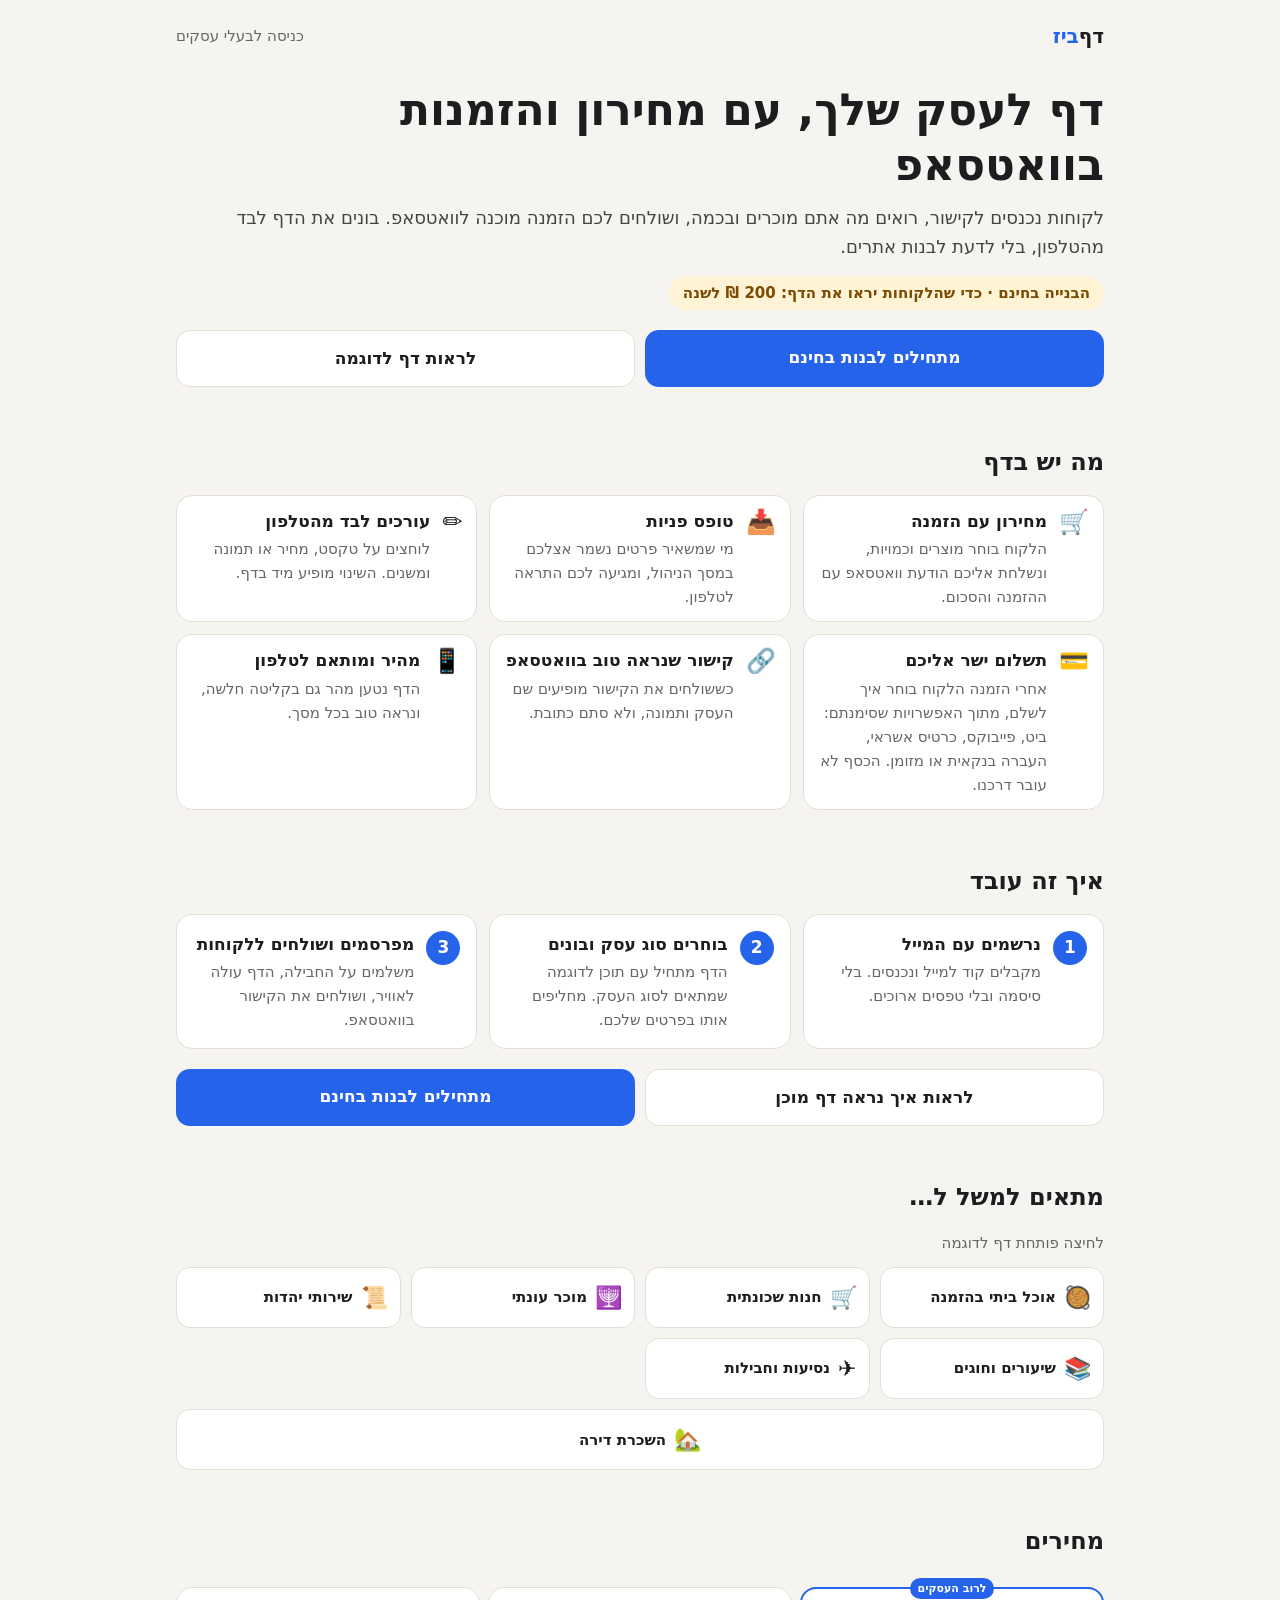
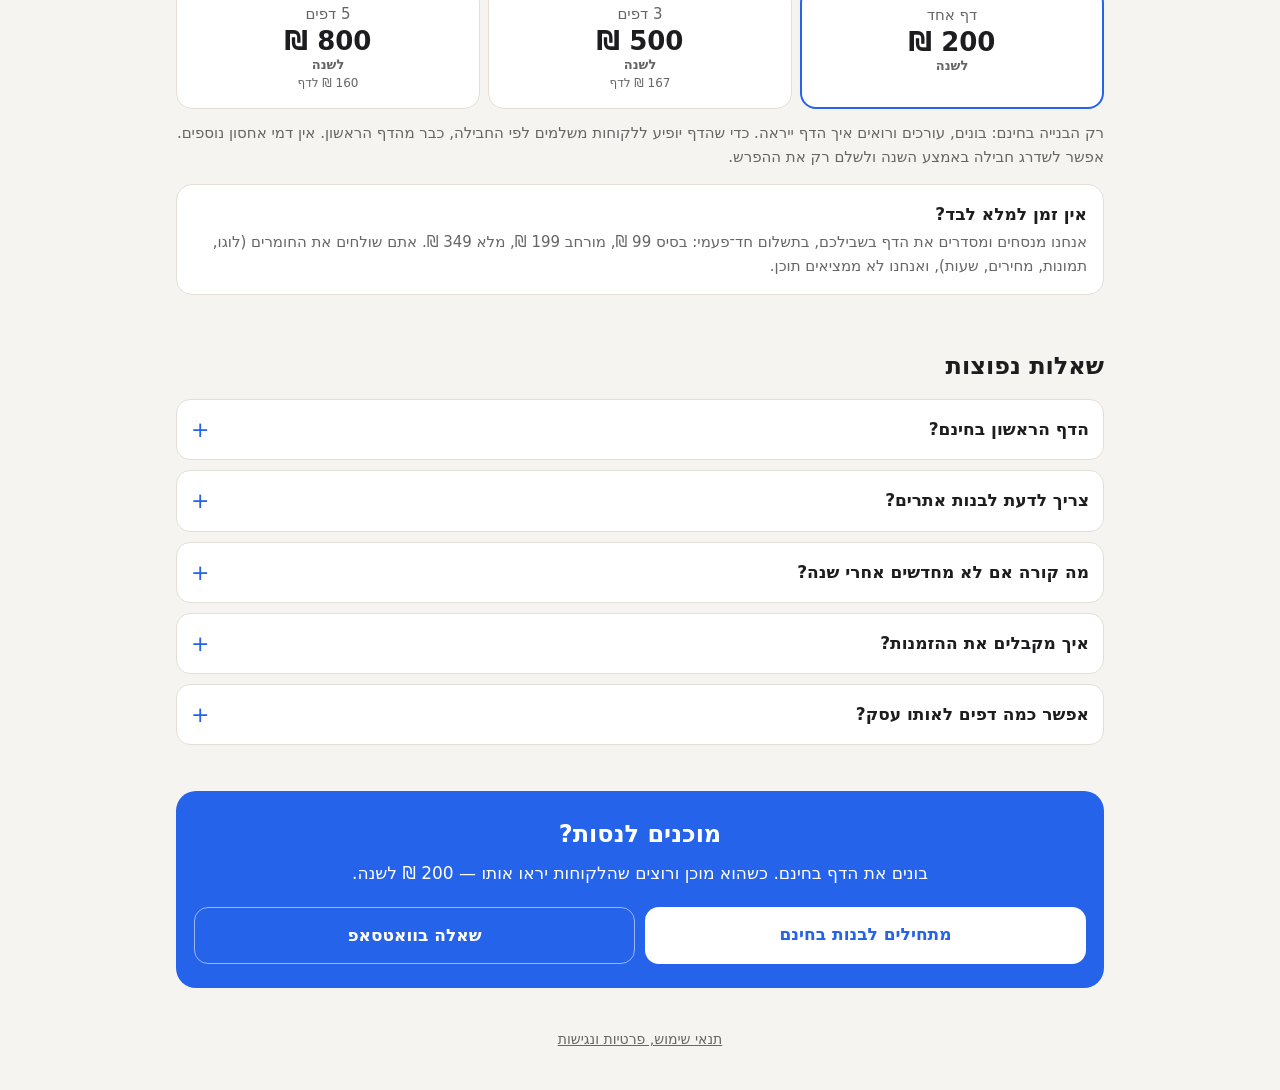
<file: home.html>
<!doctype html>
<html lang="he" dir="rtl">
<head>
<meta charset="utf-8">
<meta name="viewport" content="width=device-width,initial-scale=1">
<meta name="robots" content="noindex,nofollow"><!-- שלב בדיקות: להסיר לפני השקה -->
<!-- דף הבית של השירות (dafbiz.com). דף סטטי בלי שרת — נטען מיד -->
<title>דף לעסק שלך — מ־200 ₪ לשנה</title>
<meta name="description" content="דף לעסק עם מחירון, הזמנה בוואטסאפ וטופס פניות. בונים לבד מהטלפון בחינם, ומשלמים 200 ₪ לשנה כשמפרסמים.">
<meta property="og:type" content="website">
<meta property="og:locale" content="he_IL">
<meta property="og:url" content="https://dafbiz.com/">
<meta property="og:title" content="דף לעסק שלך — מ־200 ₪ לשנה">
<meta property="og:description" content="מחירון עם הזמנה בוואטסאפ, טופס פניות ועריכה עצמאית מהטלפון">
<meta property="og:image" content="https://dafbiz.com/og.jpg">
<meta property="og:image:width" content="1200">
<meta property="og:image:height" content="630">
<meta name="twitter:card" content="summary_large_image">
<link rel="icon" href="icon-192.png">
<style>
:root{--bg:#f6f4f0;--card:#fff;--ink:#1d1d1f;--muted:#666;--line:#e4dfd6;--accent:#2563eb;--wa:#1f9d55}
*{box-sizing:border-box}
body{margin:0;background:var(--bg);color:var(--ink);font:17px/1.6 system-ui,-apple-system,"Segoe UI",Arial,sans-serif}
.wrap{max-width:960px;margin:auto;padding:0 16px}
a{color:inherit}
.btn{display:inline-block;text-decoration:none;font-weight:800;border-radius:14px;padding:14px 22px;text-align:center}
.btn.main{background:var(--accent);color:#fff}
.btn.alt{background:var(--card);border:1.5px solid var(--line)}
.btns{display:flex;gap:10px;flex-wrap:wrap;margin-top:20px}
.btns .btn{flex:1 1 200px}
header{padding:20px 0 8px;display:flex;align-items:center;justify-content:space-between}
.brand{font-weight:900;font-size:20px;text-decoration:none}
.brand span{color:var(--accent)}
.top a.login{font-size:15px;text-decoration:none;color:var(--muted)}
.hero{padding:22px 0 30px}
.hero h1{font-size:32px;line-height:1.25;margin:0 0 12px}
.hero p{font-size:18px;color:#444;margin:0}
.price-tag{display:inline-block;margin-top:14px;background:#fff3d6;color:#7a4b00;font-weight:800;border-radius:99px;padding:5px 14px;font-size:15px}
section{padding:26px 0}
h2{font-size:24px;margin:0 0 14px}
.grid{display:grid;gap:12px}
.card{background:var(--card);border:1px solid var(--line);border-radius:16px;padding:16px}
.card b{display:block;font-size:17px;margin-bottom:2px}
.card p{margin:0;color:var(--muted);font-size:15px}
.ic{font-size:26px;line-height:1;margin-bottom:8px}
.steps{counter-reset:s;display:grid;gap:12px}
.step{display:flex;gap:12px;align-items:flex-start}
.step::before{counter-increment:s;content:counter(s);flex:none;width:34px;height:34px;border-radius:50%;background:var(--accent);color:#fff;font-weight:800;display:grid;place-items:center}
.types{display:grid;grid-template-columns:1fr 1fr;gap:10px}
.types a{display:flex;align-items:center;gap:8px;text-decoration:none;background:var(--card);border:1px solid var(--line);border-radius:14px;padding:12px;font-weight:700;font-size:15px}
.types a i{font-style:normal;font-size:22px}
.plans{display:grid;gap:12px}
.plan{text-align:center}
.plan .n{font-size:15px;color:var(--muted)}
.plan .p{font-size:30px;font-weight:900}
.plan .p small{font-size:15px;font-weight:600;color:var(--muted)}
.plan.best{border:2px solid var(--accent)}
.note{color:var(--muted);font-size:15px;margin-top:12px}
/* מה יש בדף: שורות קומפקטיות עם אייקון בצד; במסך רחב — 2 בשורה */
.f .card{display:flex;gap:12px;align-items:flex-start;padding:12px 14px}.f .ic{margin:2px 0 0;font-size:24px}
@media (min-width:640px){.f{grid-template-columns:1fr 1fr}}
.types a:last-child:nth-child(odd){grid-column:1/-1;justify-content:center}
.plans{grid-template-columns:repeat(3,1fr);gap:8px;padding-top:12px}.plan{padding:14px 6px;position:relative}.plan .p{font-size:26px;line-height:1.2}.plan .p small{display:block;font-size:13px}.plan .per{font-size:12px;color:var(--muted);margin-top:2px}
.plan .tag{position:absolute;top:-11px;inset-inline:0;margin:auto;width:max-content;background:var(--accent);color:#fff;font-size:11px;font-weight:700;border-radius:99px;padding:2px 8px}
.faq summary{list-style:none;display:flex;justify-content:space-between;gap:10px;align-items:center;min-height:28px}.faq summary::-webkit-details-marker{display:none}
.faq summary::after{content:'+';font-size:22px;color:var(--accent);font-weight:400}.faq details[open] summary::after{content:'−'}
.faq details{background:var(--card);border:1px solid var(--line);border-radius:14px;padding:12px 14px;margin-bottom:10px}
.faq summary{font-weight:700;cursor:pointer}
.faq details p{margin:8px 0 0;color:#444;font-size:15px}
.end{background:var(--accent);color:#fff;border-radius:20px;padding:24px 18px;text-align:center;margin:10px 0 30px}
.end h2{margin-bottom:6px}
.end .btn.main{background:#fff;color:var(--accent)}
.end .btn.alt{background:transparent;color:#fff;border-color:#ffffff88}
footer{padding:10px 0 40px;text-align:center;color:var(--muted);font-size:14px}
@media (min-width:700px){
  .hero h1{font-size:44px}
  .grid.f{grid-template-columns:repeat(3,1fr)}
  .types{grid-template-columns:repeat(4,1fr)}
  .plans{grid-template-columns:repeat(3,1fr)}
  .steps{grid-template-columns:repeat(3,1fr)}
}
</style>
</head>
<body>
<div class="wrap">
<header class="top"><a class="brand" href="./">דף<span>ביז</span></a><a class="login" href="admin">כניסה לבעלי עסקים</a></header>

<div class="hero">
  <h1>דף לעסק שלך, עם מחירון והזמנות בוואטסאפ</h1>
  <p>לקוחות נכנסים לקישור, רואים מה אתם מוכרים ובכמה, ושולחים לכם הזמנה מוכנה לוואטסאפ. בונים את הדף לבד מהטלפון, בלי לדעת לבנות אתרים.</p>
  <span class="price-tag">הבנייה בחינם · כדי שהלקוחות יראו את הדף: 200 ₪ לשנה</span>
  <div class="btns"><a class="btn main" href="admin">מתחילים לבנות בחינם</a><a class="btn alt" href="./?demo=food">לראות דף לדוגמה</a></div>
</div>

<section>
  <h2>מה יש בדף</h2>
  <div class="grid f">
    <div class="card"><div class="ic">🛒</div><div><b>מחירון עם הזמנה</b><p>הלקוח בוחר מוצרים וכמויות, ונשלחת אליכם הודעת וואטסאפ עם ההזמנה והסכום.</p></div></div>
    <div class="card"><div class="ic">📥</div><div><b>טופס פניות</b><p>מי שמשאיר פרטים נשמר אצלכם במסך הניהול, ומגיעה לכם התראה לטלפון.</p></div></div>
    <div class="card"><div class="ic">✏️</div><div><b>עורכים לבד מהטלפון</b><p>לוחצים על טקסט, מחיר או תמונה ומשנים. השינוי מופיע מיד בדף.</p></div></div>
    <div class="card"><div class="ic">💳</div><div><b>תשלום ישר אליכם</b><p>אחרי הזמנה הלקוח בוחר איך לשלם, מתוך האפשרויות שסימנתם: ביט, פייבוקס, כרטיס אשראי, העברה בנקאית או מזומן. הכסף לא עובר דרכנו.</p></div></div>
    <div class="card"><div class="ic">🔗</div><div><b>קישור שנראה טוב בוואטסאפ</b><p>כששולחים את הקישור מופיעים שם העסק ותמונה, ולא סתם כתובת.</p></div></div>
    <div class="card"><div class="ic">📱</div><div><b>מהיר ומותאם לטלפון</b><p>הדף נטען מהר גם בקליטה חלשה, ונראה טוב בכל מסך.</p></div></div>
  </div>
</section>

<section id="how">
  <h2>איך זה עובד</h2>
  <div class="steps">
    <div class="step card"><div><b>נרשמים עם המייל</b><p>מקבלים קוד למייל ונכנסים. בלי סיסמה ובלי טפסים ארוכים.</p></div></div>
    <div class="step card"><div><b>בוחרים סוג עסק ובונים</b><p>הדף מתחיל עם תוכן לדוגמה שמתאים לסוג העסק. מחליפים אותו בפרטים שלכם.</p></div></div>
    <div class="step card"><div><b>מפרסמים ושולחים ללקוחות</b><p>משלמים על החבילה, הדף עולה לאוויר, ושולחים את הקישור בוואטסאפ.</p></div></div>
  </div>
  <div class="btns"><a class="btn alt" href="./?demo=food">לראות איך נראה דף מוכן</a><a class="btn main" href="admin">מתחילים לבנות בחינם</a></div>
</section>

<section>
  <h2>מתאים למשל ל…</h2>
  <p class="note" style="margin:0 0 12px">לחיצה פותחת דף לדוגמה</p>
  <div class="types">
    <a href="./?demo=food"><i>🥘</i>אוכל ביתי בהזמנה</a>
    <a href="./?demo=shop"><i>🛒</i>חנות שכונתית</a>
    <a href="./?demo=seasonal"><i>🕎</i>מוכר עונתי</a>
    <a href="./?demo=judaica"><i>📜</i>שירותי יהדות</a>
    <a href="./?demo=classes"><i>📚</i>שיעורים וחוגים</a>
    <a href="./?demo=travel"><i>✈️</i>נסיעות וחבילות</a>
    <a href="./?demo=rental"><i>🏡</i>השכרת דירה</a>
  </div>
</section>

<section>
  <h2>מחירים</h2>
  <div class="plans">
    <div class="card plan best"><span class="tag">לרוב העסקים</span><div class="n">דף אחד</div><div class="p">200 ₪ <small>לשנה</small></div></div>
    <div class="card plan"><div class="n">3 דפים</div><div class="p">500 ₪ <small>לשנה</small></div><div class="per">167 ₪ לדף</div></div>
    <div class="card plan"><div class="n">5 דפים</div><div class="p">800 ₪ <small>לשנה</small></div><div class="per">160 ₪ לדף</div></div>
  </div>
  <p class="note">רק הבנייה בחינם: בונים, עורכים ורואים איך הדף ייראה. כדי שהדף יופיע ללקוחות משלמים לפי החבילה, כבר מהדף הראשון. אין דמי אחסון נוספים. אפשר לשדרג חבילה באמצע השנה ולשלם רק את ההפרש.</p>
  <div class="card" style="margin-top:12px"><b>אין זמן למלא לבד?</b><p>אנחנו מנסחים ומסדרים את הדף בשבילכם, בתשלום חד־פעמי: בסיס 99 ₪, מורחב 199 ₪, מלא 349 ₪. אתם שולחים את החומרים (לוגו, תמונות, מחירים, שעות), ואנחנו לא ממציאים תוכן.</p></div>
</section>

<section class="faq">
  <h2>שאלות נפוצות</h2>
  <details><summary>הדף הראשון בחינם?</summary><p>לא. בחינם בונים את הדף ורואים בדיוק איך הוא ייראה, בלי הגבלת זמן. כדי שלקוחות יוכלו להיכנס אליו משלמים 200 ₪ לשנה, כבר על הדף הראשון.</p></details>
  <details><summary>צריך לדעת לבנות אתרים?</summary><p>לא. בוחרים סוג עסק, ומחליפים את התוכן לדוגמה בפרטים שלכם, ישר על הדף, מהטלפון.</p></details>
  <details><summary>מה קורה אם לא מחדשים אחרי שנה?</summary><p>מקבלים תזכורת לפני מועד החידוש. אם לא מחדשים, הדף מושהה, אבל כל התוכן נשמר ואפשר להחזיר אותו.</p></details>
  <details><summary>איך מקבלים את ההזמנות?</summary><p>כל הזמנה מגיעה אליכם כהודעת וואטסאפ מהלקוח, וגם נשמרת במסך הניהול עם התראה לטלפון.</p></details>
  <details><summary>אפשר כמה דפים לאותו עסק?</summary><p>כן, לפי החבילה: דף אחד, 3 או 5. למשל דף נפרד לכל מוצר או לכל עונה.</p></details>
</section>

<div class="end">
  <h2>מוכנים לנסות?</h2>
  <p style="margin:0">בונים את הדף בחינם. כשהוא מוכן ורוצים שהלקוחות יראו אותו — 200 ₪ לשנה.</p>
  <div class="btns"><a class="btn main" href="admin">מתחילים לבנות בחינם</a><a class="btn alt" target="_blank" rel="noopener" href="https://wa.me/972584433453?text=%D7%A9%D7%9C%D7%95%D7%9D%2C%20%D7%90%D7%A9%D7%9E%D7%97%20%D7%9C%D7%A9%D7%9E%D7%95%D7%A2%20%D7%A2%D7%9C%20%D7%93%D7%A3%20%D7%9C%D7%A2%D7%A1%D7%A7">שאלה בוואטסאפ</a></div>
</div>
</div>
<footer><a href="legal">תנאי שימוש, פרטיות ונגישות</a></footer>
</body>
</html>
</file>
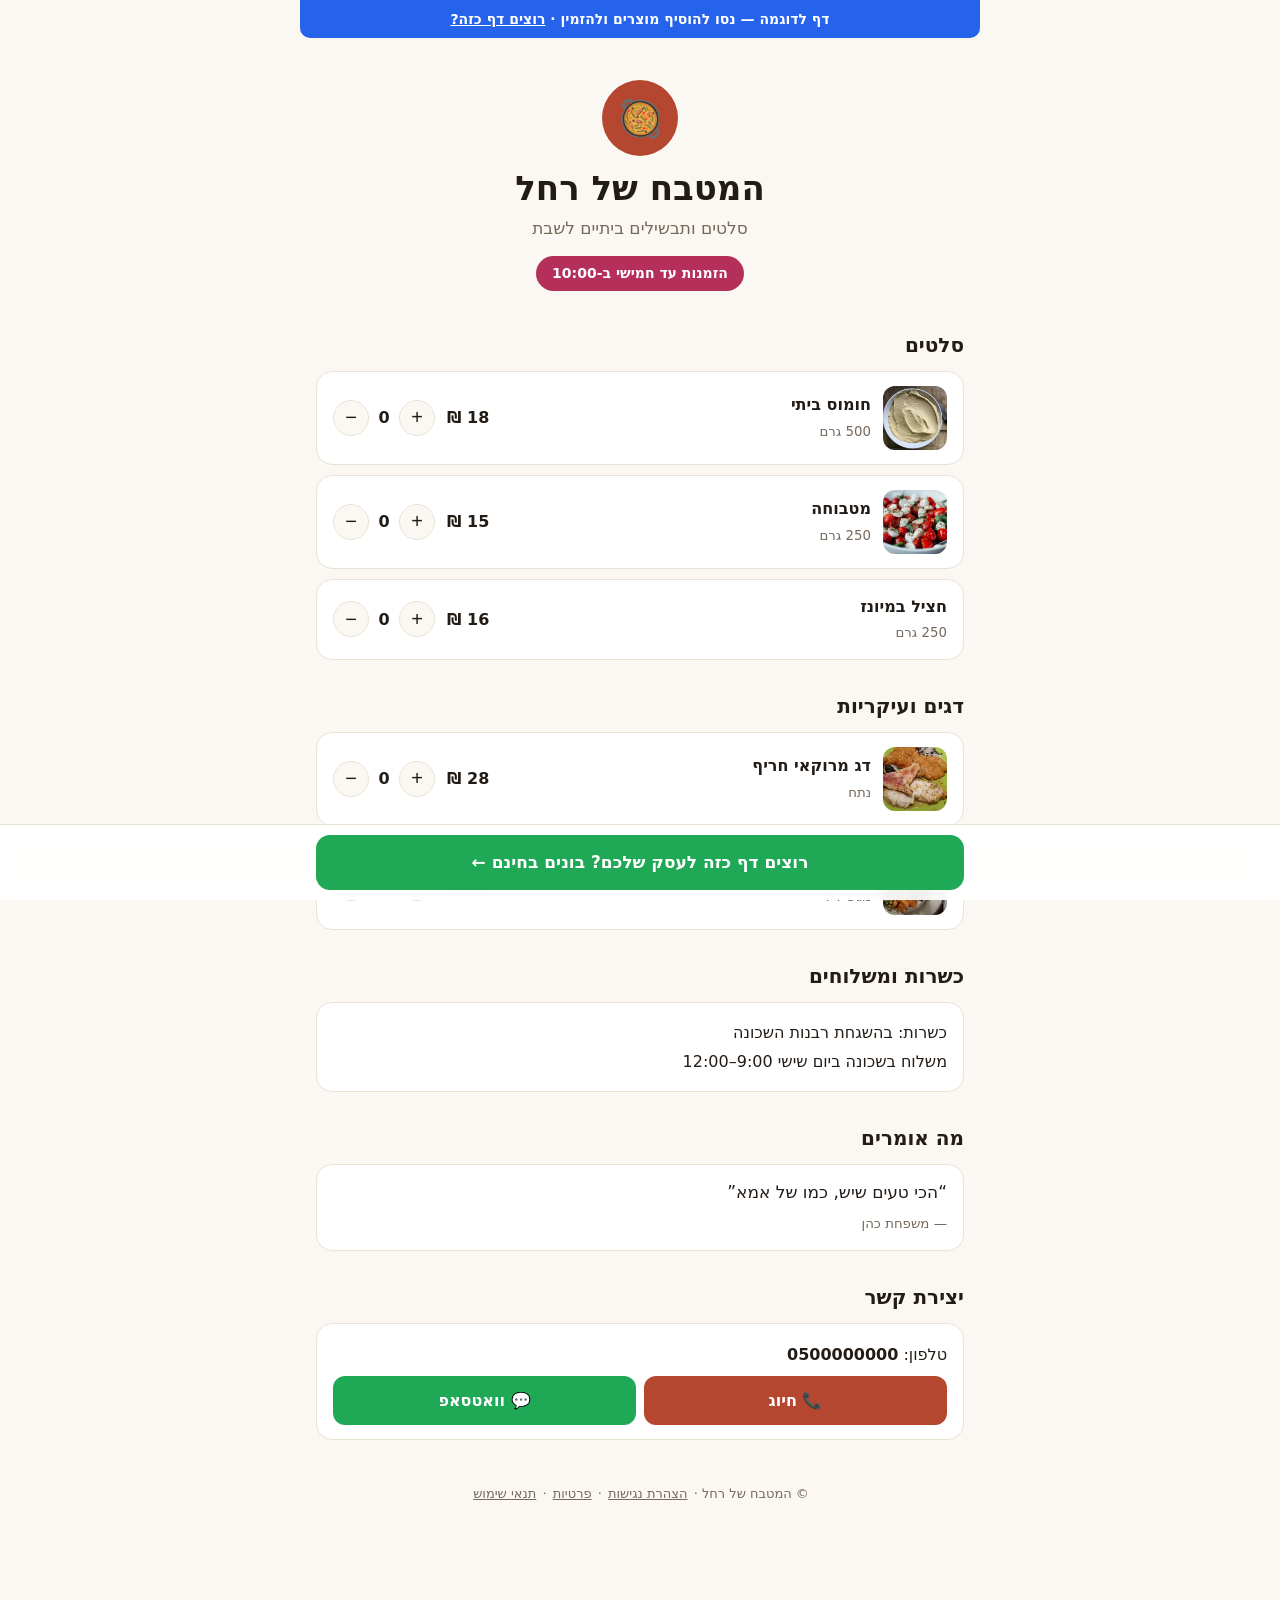
<file: join.html>
<!doctype html>
<html lang="he" dir="rtl">
<head>
<meta charset="utf-8">
<meta name="viewport" content="width=device-width,initial-scale=1">
<meta name="robots" content="noindex,nofollow"><!-- שלב בדיקות: להסיר לפני השקה -->
<!-- הקישור שנשלח לבעלי עסקים: וואטסאפ קורא מכאן את התצוגה המקדימה (לא מריץ JS), הגולש מועבר לדוגמה -->
<title>דף נחיתה לעסק שלך — מ־200 ₪ לשנה</title>
<meta name="description" content="מחירון עם הזמנה בוואטסאפ, טופס פניות ועריכה עצמאית מהטלפון">
<meta property="og:type" content="website">
<meta property="og:locale" content="he_IL">
<meta property="og:url" content="https://dafbiz.com/join.html">
<meta property="og:title" content="דף נחיתה לעסק שלך — מ־200 ₪ לשנה">
<meta property="og:description" content="מחירון עם הזמנה בוואטסאפ, טופס פניות ועריכה עצמאית מהטלפון">
<meta property="og:image" content="https://dafbiz.com/og.jpg">
<meta property="og:image:width" content="1200">
<meta property="og:image:height" content="630">
<meta name="twitter:card" content="summary_large_image">
<script>location.replace('./?demo=food')</script>
</head>
<body><a href="./?demo=food">לדוגמה ←</a></body>
</html>
</file>
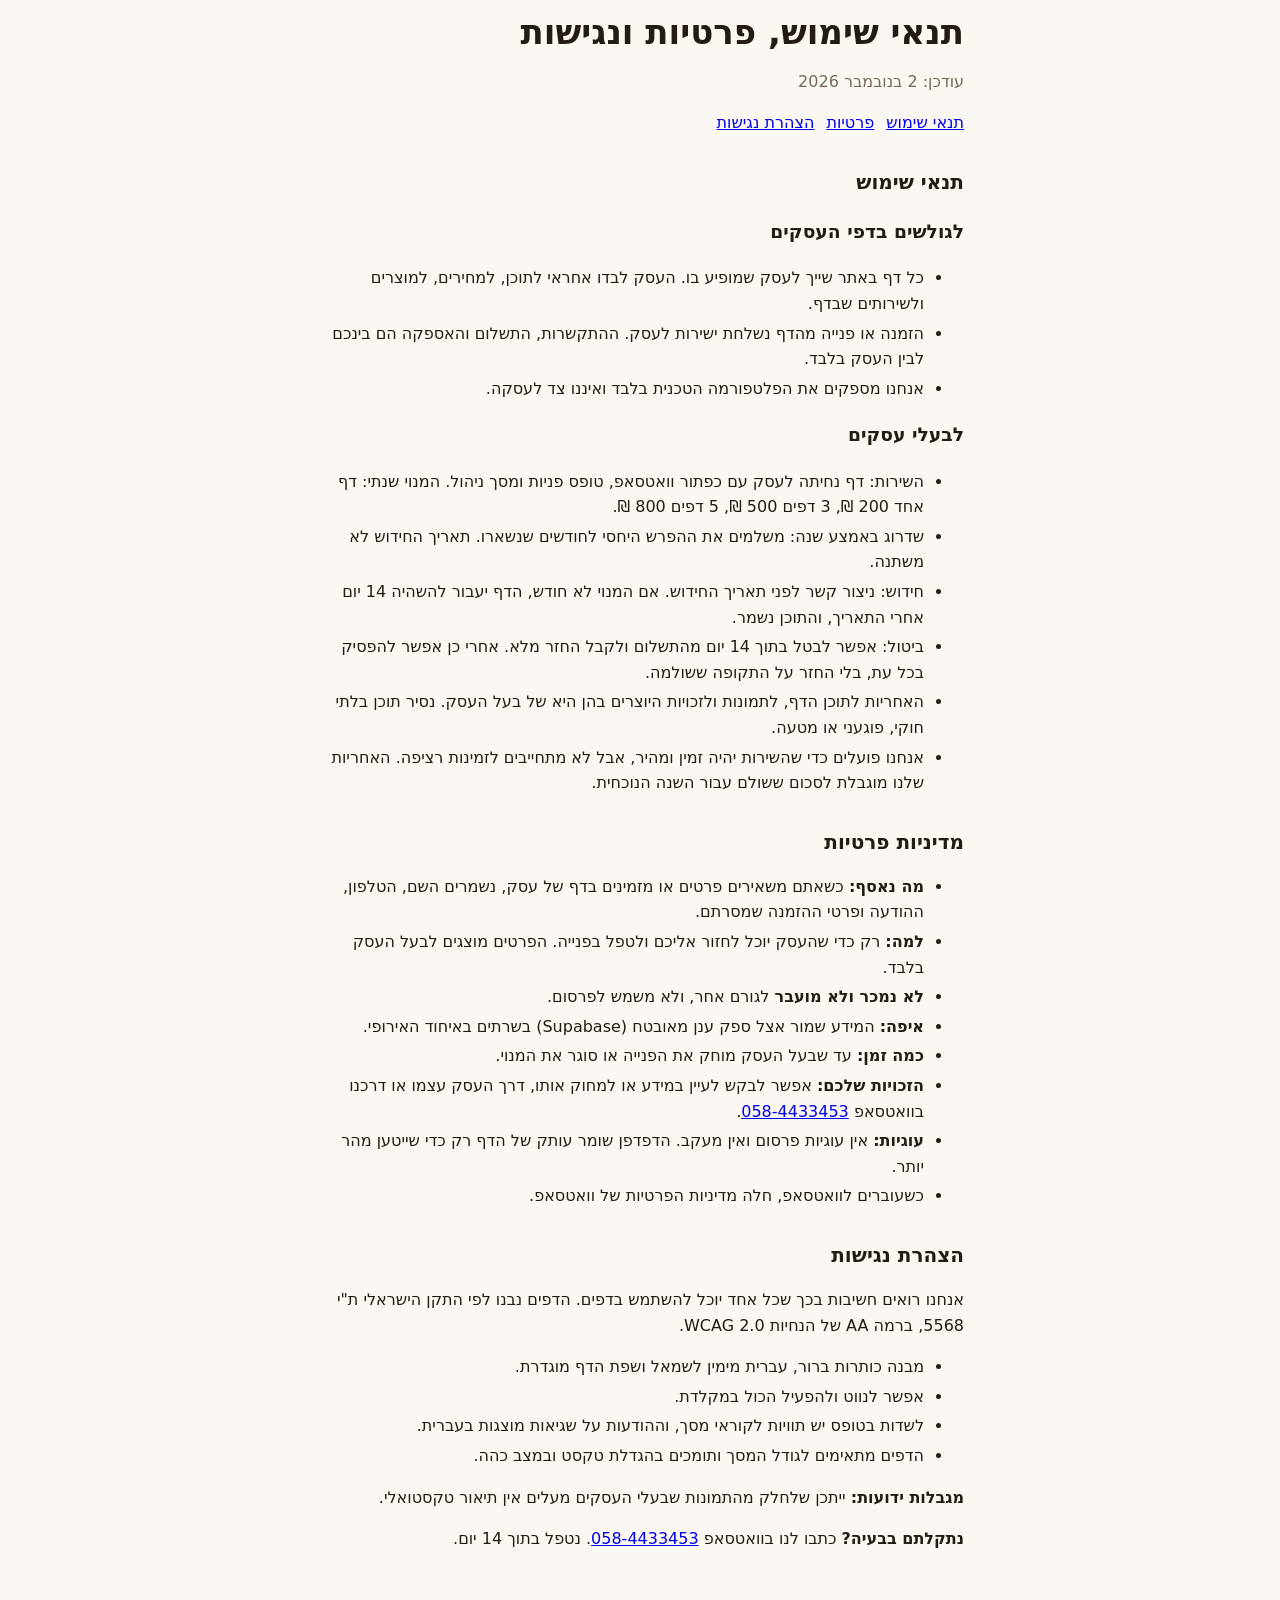
<file: legal.html>
<!doctype html>
<html lang="he" dir="rtl">
<head>
<meta charset="utf-8">
<meta name="viewport" content="width=device-width,initial-scale=1">
<title>תנאי שימוש, פרטיות ונגישות</title>
<link rel="stylesheet" href="site.css">
<style>
.wrap{padding-bottom:40px}h2{margin-top:34px}li{margin:4px 0}nav a{margin-left:12px}
</style>
</head>
<body>
<main class="wrap">
<h1>תנאי שימוש, פרטיות ונגישות</h1>
<p class="muted">עודכן: 2 בנובמבר 2026</p>
<nav><a href="#terms">תנאי שימוש</a><a href="#privacy">פרטיות</a><a href="#access">הצהרת נגישות</a></nav>

<section id="terms">
<h2>תנאי שימוש</h2>
<h3>לגולשים בדפי העסקים</h3>
<ul>
<li>כל דף באתר שייך לעסק שמופיע בו. העסק לבדו אחראי לתוכן, למחירים, למוצרים ולשירותים שבדף.</li>
<li>הזמנה או פנייה מהדף נשלחת ישירות לעסק. ההתקשרות, התשלום והאספקה הם בינכם לבין העסק בלבד.</li>
<li>אנחנו מספקים את הפלטפורמה הטכנית בלבד ואיננו צד לעסקה.</li>
</ul>
<h3>לבעלי עסקים</h3>
<ul>
<li>השירות: דף נחיתה לעסק עם כפתור וואטסאפ, טופס פניות ומסך ניהול. המנוי שנתי: דף אחד 200 ₪, 3 דפים 500 ₪, 5 דפים 800 ₪.</li>
<li>שדרוג באמצע שנה: משלמים את ההפרש היחסי לחודשים שנשארו. תאריך החידוש לא משתנה.</li>
<li>חידוש: ניצור קשר לפני תאריך החידוש. אם המנוי לא חודש, הדף יעבור להשהיה 14 יום אחרי התאריך, והתוכן נשמר.</li>
<li>ביטול: אפשר לבטל בתוך 14 יום מהתשלום ולקבל החזר מלא. אחרי כן אפשר להפסיק בכל עת, בלי החזר על התקופה ששולמה.</li>
<li>האחריות לתוכן הדף, לתמונות ולזכויות היוצרים בהן היא של בעל העסק. נסיר תוכן בלתי חוקי, פוגעני או מטעה.</li>
<li>אנחנו פועלים כדי שהשירות יהיה זמין ומהיר, אבל לא מתחייבים לזמינות רציפה. האחריות שלנו מוגבלת לסכום ששולם עבור השנה הנוכחית.</li>
</ul>
</section>

<section id="privacy">
<h2>מדיניות פרטיות</h2>
<ul>
<li><b>מה נאסף:</b> כשאתם משאירים פרטים או מזמינים בדף של עסק, נשמרים השם, הטלפון, ההודעה ופרטי ההזמנה שמסרתם.</li>
<li><b>למה:</b> רק כדי שהעסק יוכל לחזור אליכם ולטפל בפנייה. הפרטים מוצגים לבעל העסק בלבד.</li>
<li><b>לא נמכר ולא מועבר</b> לגורם אחר, ולא משמש לפרסום.</li>
<li><b>איפה:</b> המידע שמור אצל ספק ענן מאובטח (Supabase) בשרתים באיחוד האירופי.</li>
<li><b>כמה זמן:</b> עד שבעל העסק מוחק את הפנייה או סוגר את המנוי.</li>
<li><b>הזכויות שלכם:</b> אפשר לבקש לעיין במידע או למחוק אותו, דרך העסק עצמו או דרכנו בוואטסאפ <a href="https://wa.me/972584433453" dir="ltr">058-4433453</a>.</li>
<li><b>עוגיות:</b> אין עוגיות פרסום ואין מעקב. הדפדפן שומר עותק של הדף רק כדי שייטען מהר יותר.</li>
<li>כשעוברים לוואטסאפ, חלה מדיניות הפרטיות של וואטסאפ.</li>
</ul>
</section>

<section id="access">
<h2>הצהרת נגישות</h2>
<p>אנחנו רואים חשיבות בכך שכל אחד יוכל להשתמש בדפים. הדפים נבנו לפי התקן הישראלי ת"י 5568, ברמה AA של הנחיות WCAG 2.0.</p>
<ul>
<li>מבנה כותרות ברור, עברית מימין לשמאל ושפת הדף מוגדרת.</li>
<li>אפשר לנווט ולהפעיל הכול במקלדת.</li>
<li>לשדות בטופס יש תוויות לקוראי מסך, וההודעות על שגיאות מוצגות בעברית.</li>
<li>הדפים מתאימים לגודל המסך ותומכים בהגדלת טקסט ובמצב כהה.</li>
</ul>
<p><b>מגבלות ידועות:</b> ייתכן שלחלק מהתמונות שבעלי העסקים מעלים אין תיאור טקסטואלי.</p>
<p><b>נתקלתם בבעיה?</b> כתבו לנו בוואטסאפ <a href="https://wa.me/972584433453" dir="ltr">058-4433453</a>. נטפל בתוך 14 יום.</p>
</section>
</main>
</body>
</html>
</file>
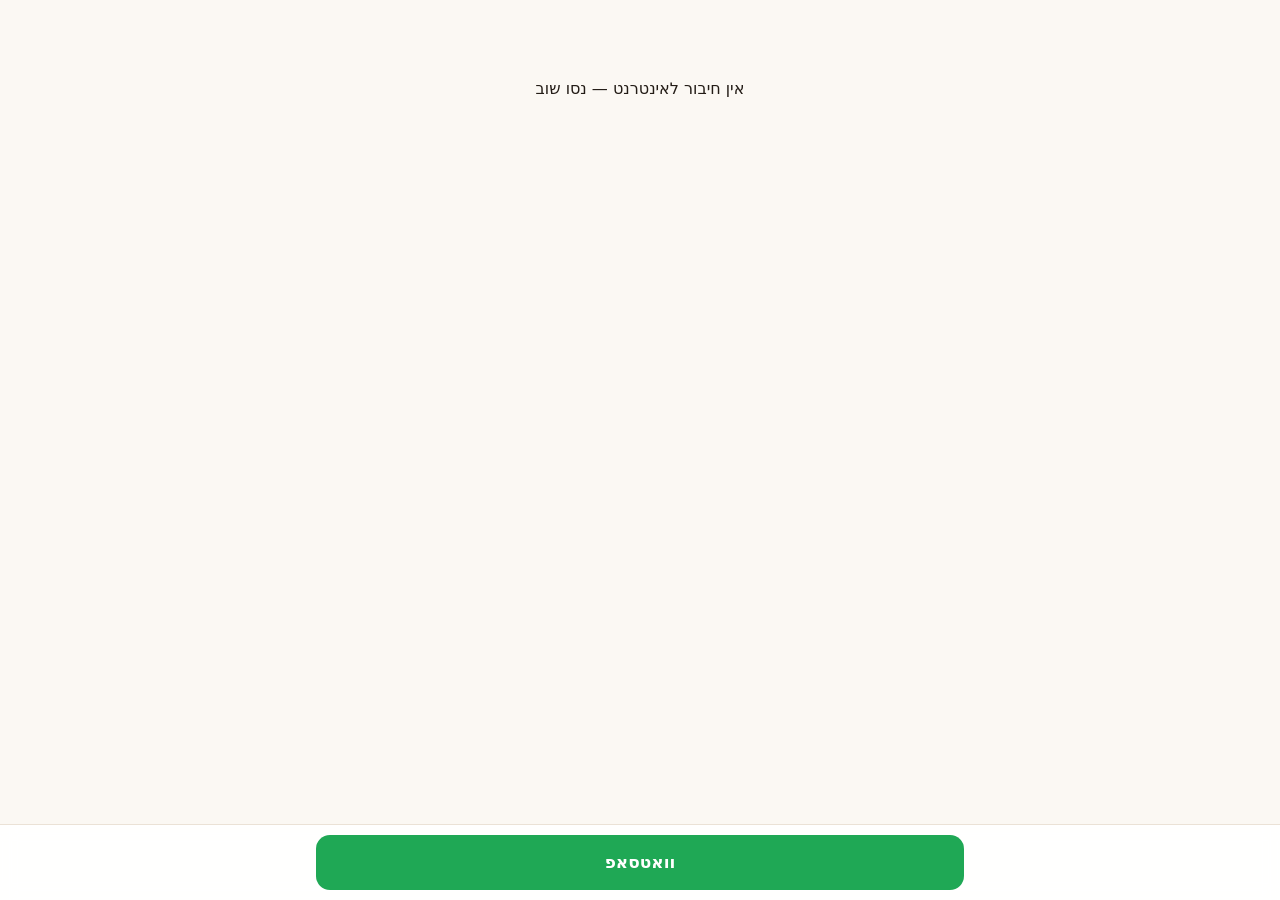
<file: p/demo.html>
<!doctype html>
<html lang="he" dir="rtl">
<head>
<meta charset="utf-8">
<script>/* הכתובת הראשית בלי דף עסק (dafbiz.com/) ← דף הבית של השירות */ if (!location.search && /^\/(index(\.html)?)?$/.test(location.pathname)) location.replace('home' + location.hash)</script>
<meta name="viewport" content="width=device-width,initial-scale=1">
<meta name="robots" content="noindex,nofollow"><!-- שלב בדיקות: להסיר לפני השקה -->
<title>שם העסק — מוצרי חנוכה איכותיים במחירים הוגנים</title>
<base href="../"><script>window.PAGE_SLUG = "demo"</script>
<meta name="description" content="הזמנה בוואטסאפ">
<meta property="og:type" content="website"><meta property="og:locale" content="he_IL">
<meta property="og:url" content="https://dafbiz.com/p/demo.html"><meta property="og:title" content="שם העסק — מוצרי חנוכה איכותיים במחירים הוגנים"><meta property="og:description" content="הזמנה בוואטסאפ">
<meta property="og:image" content="https://dafbiz.com/p/demo.jpg?v=1793354525"><meta property="og:image:width" content="1200"><meta property="og:image:height" content="630">
<meta name="twitter:card" content="summary_large_image">
<link rel="preconnect" href="https://feshcsgtkfftmehbslyh.supabase.co" crossorigin>
<link rel="stylesheet" href="site.css">
</head>
<body>
<div class="wrap" id="app"><div class="skel"></div></div>
<div class="bar"><a id="cta" href="#" target="_blank" rel="noopener">וואטסאפ</a></div>
<script src="config.js"></script>
<script src="render.js"></script>
<script src="presets.js"></script>
<script>
// הצגה: קודם מהמטמון (מיידי), ואז עדכון מהשרת ברקע
const qs = new URLSearchParams(location.search), slug = (qs.get('s') || window.PAGE_SLUG || window.SITE_SLUG).trim().toLowerCase().replace(/[^a-z0-9-]+$/, ''),  // קישור מוואטסאפ מגיע לפעמים עם נקודה/סוגריים בסוף או אותיות גדולות  // PAGE_SLUG: עותק קבוע של הדף ב-p/ (תצוגה מקדימה בוואטסאפ)
      demo = qs.get('demo'), pv = qs.has('pv');
if (pv) document.querySelector('.bar').style.display = 'none';  // pv: תצוגה מקדימה בתוך מסך הניהול — לא שולחים פניות והזמנות
let SITE, cart = {}, ORDER = { items: [] };
function render(site) {
  SITE = site; document.title = `${site.name} — ${site.tagline}`;
  applyColors(window.PV_COLORS || site);  // ראשי + משני לפי כלל ההרמוניה (config.js). PV_COLORS: תצוגה מקדימה מהניהול
  const app = document.getElementById('app'); app.className = 'wrap t-' + (site.template || 'classic');
  app.innerHTML = (site.draft ? '<div class="draft">טיוטה — הדף עוד לא מפורסם, ורק אתם רואים אותו</div>' : '') + renderSite(site, false, cart);
  update();
}
const money = n => (Math.round(n * 100) / 100).toLocaleString('he-IL', { minimumFractionDigits: n % 1 ? 2 : 0, maximumFractionDigits: 2 });  // 5.9 ← 5.90
function update() {
  const lines = [], rows = []; let sum = 0;
  for (const [k, q] of Object.entries(cart)) if (q) { const [si, ii] = k.split('-'), it = SITE.sections[si].items[ii]; lines.push(`${q} × ${it.name}`); rows.push([q, it.name, q * it.price]); sum += q * it.price; }
  const a = document.getElementById('cta'); ORDER = { items: lines, rows, total: Math.round(sum * 100) / 100 };
  a.href = `https://wa.me/${SITE.phone}?text=${encodeURIComponent(`שלום, הגעתי מהאתר של ${SITE.name}`)}`; a.target = '_blank';
  a.textContent = lines.length ? `${SITE.cta || 'הזמנה בוואטסאפ'} · ${money(sum)} ₪` : (SITE.cta || 'וואטסאפ');
  // לבעל העסק אין וואטסאפ: בלי מוצרים ← חיוג; עם מוצרים ← ההזמנה נשלחת ישר אליו (בלי המילה "וואטסאפ")
  if (SITE.no_wa) { const c = (SITE.cta || '').replace(/\s*ב?וואטסאפ/g, '').trim(); a.removeAttribute('target');
    if (lines.length) a.textContent = `${c || 'שליחת הזמנה'} · ${money(sum)} ₪`; else { a.href = `tel:+${SITE.phone}`; a.textContent = '📞 התקשרו אלינו'; } }
  if (demo && !lines.length) { a.href = 'admin.html'; a.removeAttribute('target'); a.textContent = 'רוצים דף כזה לעסק שלכם? בונים בחינם ←'; }  // דף לדוגמה ← הרשמה
  if (pv) a.removeAttribute('href');
}
// הודעת ההזמנה שנשלחת לבעל העסק בוואטסאפ
function orderText(b) {
  const w = Object.keys(payWays(SITE.pay)), paid = w.length === 1 ? `\nתשלום: ${w[0] === 'link' ? 'בקישור התשלום שבאתר' : 'ב' + PAY_WAYS[w[0]]}` : '';  // כמה אפשרויות ← הלקוח בוחר אחר כך
  return `שלום, אשמח להזמין:\n${ORDER.items.join('\n')}\nסה"כ: ${money(ORDER.total)} ₪${paid}\n\nשם: ${b.name}\nטלפון: ${b.phone}${b.note ? '\nהערה: ' + b.note : ''}`;
}
const sheet = (id, html) => { document.querySelectorAll('.paysheet').forEach(x => x.remove()); document.body.insertAdjacentHTML('beforeend', `<div class="paysheet" id="${id}" role="dialog"><button class="x" aria-label="סגירה">✕</button>${html}</div>`); };
// טופס פנייה (מקטע "השאירו פרטים") ← נשמר בפניות של בעל העסק + נפתחת הודעת וואטסאפ מוכנה אליו (כדי שיידע מיד)
document.addEventListener('submit', e => {
  if (e.target.id === 'orderform') return sendOrder(e);
  const f = e.target.closest('form[data-lead]'); if (!f) return; e.preventDefault();
  const { website, ...d } = Object.fromEntries(new FormData(f)), section = SITE.sections[f.dataset.lead].title;
  const thanks = '<p class="ok">✓ תודה! הפרטים התקבלו ונחזור אליכם בהקדם</p>';
  if (website) return f.innerHTML = thanks;  // שדה נסתר שרק תוכנות ספאם ממלאות
  if (demo || pv) return f.innerHTML = thanks + '<p class="muted">זו דוגמה — בדף שלכם הפנייה תגיע אליכם לוואטסאפ ולמסך הניהול</p>';
  sendLead(slug, 'lead', { ...d, section }).catch(() => {});
  if (SITE.no_wa) return f.innerHTML = '<p class="ok">✓ תודה! הפרטים הגיעו לבעל העסק, והוא יחזור אליכם בהקדם</p>';  // אין לו וואטסאפ — מקבל התראה ומייל
  const text = `שלום, השארתי פרטים באתר (${section}):\nשם: ${d.name}\nטלפון: ${d.phone}${d.message ? '\n' + d.message : ''}`;
  window.open(`https://wa.me/${SITE.phone}?text=${encodeURIComponent(text)}`, '_blank', 'noopener');
  f.innerHTML = thanks + '<p class="muted">נפתחה הודעת וואטסאפ — לחצו "שליחה" כדי שבעל העסק יקבל אותה מיד</p>'; });
// לחיצה על כפתור ההזמנה (יש מוצרים בעגלה) ← סיכום + שם וטלפון, כדי שבעל העסק יוכל לחזור ללקוח גם אם הודעת הוואטסאפ לא נשלחה
document.getElementById('cta').addEventListener('click', e => { if (!ORDER.items.length || pv) return; e.preventDefault();
  let b = {}; try { b = JSON.parse(localStorage.getItem('buyer') || '{}'); } catch {}  // בהזמנה הבאה — כבר ממולא
  sheet('ordersheet', `<b>ההזמנה שלכם${demo ? ' (דוגמה)' : ''}</b>
    <div class="olines">${ORDER.rows.map(([q, n, t]) => `<p><span>${q} × ${esc(n)}</span><span>${money(t)} ₪</span></p>`).join('')}<p class="osum"><span>סה"כ</span><b>${money(ORDER.total)} ₪</b></p></div>
    <form id="orderform" class="lead">
      <input name="name" placeholder="שם" aria-label="שם" autocomplete="name" required value="${esc(b.name || '')}" oninvalid="this.setCustomValidity('צריך למלא שם')" oninput="this.setCustomValidity('')">
      <input name="phone" type="tel" inputmode="tel" placeholder="טלפון" aria-label="טלפון" autocomplete="tel" required pattern="[0-9 +\\-]{9,15}" value="${esc(b.phone || '')}" oninvalid="this.setCustomValidity(this.validity.valueMissing ? 'צריך למלא טלפון' : 'מספר הטלפון לא תקין')" oninput="this.setCustomValidity('')">
      <input name="note" placeholder="הערה (לא חובה) — למשל כתובת למשלוח" aria-label="הערה (לא חובה)">
      ${SITE.no_wa ? '<button class="paybtn wa" data-nowa="1">שליחת ההזמנה לבעל העסק</button><small>ההזמנה מגיעה ישר לבעל העסק, והוא יחזור אליכם בטלפון</small></form>'
      : `<button class="paybtn wa">שליחת ההזמנה בוואטסאפ</button>
      <small>ייפתח וואטסאפ עם ההזמנה מוכנה — שם לוחצים "שליחה"</small>
      <button class="nowa" data-nowa="1">אין לי וואטסאפ — שליחה ישירה לבעל העסק</button></form>`}`);
});
function sendOrder(e) { e.preventDefault();
  const b = Object.fromEntries(new FormData(e.target)); b.name = b.name.trim(); b.phone = b.phone.trim(); b.note = (b.note || '').trim();
  const text = orderText(b), url = `https://wa.me/${SITE.phone}?text=${encodeURIComponent(text)}`;
  if (demo) return sheet('ordersheet', `<b>כך זה עובד בדף שלכם</b><p class="muted">ההודעה הזו נפתחת בוואטסאפ של הלקוח, והוא שולח אותה אליכם. ההזמנה נשמרת גם במסך הניהול, עם השם והטלפון:</p>
    <pre class="wamsg">${esc(text)}</pre><a class="paybtn wa" href="admin.html">רוצים דף כזה? בונים בחינם ←</a>`);
  try { localStorage.setItem('buyer', JSON.stringify({ name: b.name, phone: b.phone })); } catch {}
  const nowa = e.submitter && e.submitter.dataset.nowa, data = { items: ORDER.items, total: ORDER.total, name: b.name, phone: b.phone, ...(b.note && { note: b.note }), ...(nowa && { nowa: true }) };
  // בלי וואטסאפ: ההזמנה נשמרת אצל בעל העסק (+ התראה בטלפון ובמייל), והוא חוזר ללקוח בטלפון. מחכים לאישור מהשרת
  if (nowa) { const btn = e.submitter; btn.disabled = true; btn.textContent = 'שולח…';
    return sendLead(slug, 'order', data).then(() => payNow(ORDER.total, `<div class="step">✓ <b>ההזמנה נשלחה לבעל העסק.</b> הוא יחזור אליכם לטלפון <b dir="ltr">${esc(b.phone)}</b>.</div>`),
      () => { btn.disabled = false; btn.textContent = SITE.no_wa ? 'שליחת ההזמנה לבעל העסק' : 'אין לי וואטסאפ — שליחה ישירה לבעל העסק'; alert('לא הצלחנו לשלוח את ההזמנה. בדקו את החיבור לאינטרנט ונסו שוב, או התקשרו לבעל העסק: 0' + String(SITE.phone).replace(/^972/, '')); }); }
  sendLead(slug, 'order', data).catch(() => {});
  window.open(url, '_blank', 'noopener');
  payNow(ORDER.total, `<div class="step">📲 בוואטסאפ שנפתח לוחצים <b>"שליחה"</b> — כך בעל העסק יקבל את ההזמנה מיד.<br><a href="${url}" target="_blank" rel="noopener">וואטסאפ לא נפתח? לחצו כאן</a></div>`);
}
// אחרי הזמנה: תזכורת ללחוץ "שליחה" בוואטסאפ + כפתורי תשלום עם הסכום, לפי מה שבעל העסק בחר. הכסף עובר ישר אליו
function payNow(total, head) {
  const W = payWays(SITE.pay), ks = Object.keys(PAY_WAYS).filter(k => W[k] && (k === 'bit' ? W[k].phone || W[k].link : k === 'bank' ? W[k].details : k === 'cash' || W[k].link));
  const one = ks.length === 1, links = ks.filter(k => W[k].link), T = money(total);
  const row = k => { const v = W[k], ph = v.phone ? '0' + String(v.phone).replace(/^972/, '') : '';
    if (k === 'bit') return (v.link ? `<a class="paybtn" href="${esc(v.link)}" target="_blank" rel="noopener">תשלום בביט · ${T} ₪</a>` : '')
      + (ph ? `<p>${v.link ? 'או העברה' : 'העברה'} בביט למספר <b dir="ltr">${ph}</b> <button class="copy" data-copy="${ph}">העתקת המספר</button></p>` : '');
    if (k === 'bank') return `<div class="payrow"><b>העברה בנקאית</b><p style="white-space:pre-line">${esc(v.details)}</p><button class="copy" data-copy="${esc(v.details)}">העתקת הפרטים</button></div>`;
    if (k === 'cash') return `<div class="payrow"><b>💵 מזומן</b><p>אפשר לשלם במזומן באיסוף או במסירה</p></div>`;
    return `<a class="paybtn" href="${esc(v.link)}" target="_blank" rel="noopener">${k === 'link' ? (one ? 'לתשלום' : 'תשלום בכרטיס אשראי') : 'תשלום ב' + PAY_WAYS[k]} · ${T} ₪</a>`; };
  sheet('paysheet', `${head}
    ${ks.length ? `<p class="sum">לתשלום: <b>${T} ₪</b></p>${one ? '' : '<p class="muted">בחרו איך לשלם:</p>'}${ks.map(row).join('')}
    ${links.length ? `<small>בדף התשלום מקלידים את הסכום: ${T} ₪ (הסכום מועתק בלחיצה)</small>` : ''}` : ''}`);
}
// דף לדוגמה: התוכן של התבנית + פרטים ותמונות שנראים כמו עסק אמיתי (DEMOS ב-presets.js)
function demoSite(t) { const p = structuredClone(PRESETS[t] || PRESETS.food), d = (window.DEMOS || {})[t] || {};
  const site = { ...p, phone: '972500000000', name: d.name || p.name, address: d.address ?? p.address, template: qs.get('t') };
  for (const [k, v] of Object.entries(d.img || {})) { const [si, ii] = k.split('.'); site.sections[si].items[ii].image = v; }
  for (const [si, v] of Object.entries(d.text || {})) site.sections[si].body = v;
  if (d.gallery) site.sections.find(x => x.kind === 'gallery').items = d.gallery.map(image => ({ image, name: 'תמונה' }));
  return site; }
// בדף לדוגמה כפתורי יצירת הקשר לא מתקשרים לאף אחד — מסבירים מה הם יעשו בדף שלכם
document.addEventListener('click', e => { const a = demo && e.target.closest('.cbtns a'); if (!a) return; e.preventDefault();
  sheet('ordersheet', `<b>${esc(a.textContent)}</b><p>בדף שלכם הכפתור הזה ${/tel:/.test(a.href) ? 'מחייג אליכם' : /wa\.me/.test(a.href) ? 'פותח שיחת וואטסאפ איתכם' : 'פותח ניווט בוויז לכתובת העסק'} בלחיצה אחת.</p><a class="paybtn wa" href="admin.html">רוצים דף כזה? בונים בחינם ←</a>`); });
document.addEventListener('click', e => { const s = e.target.closest('.paysheet'); if (!s) return;
  if (e.target.closest('.x')) return s.remove();
  const c = e.target.closest('.copy'); if (c) navigator.clipboard?.writeText(c.dataset.copy).then(() => c.textContent = 'הועתק ✓', () => {});
  if (e.target.closest('.paybtn[target]')) navigator.clipboard?.writeText(String(ORDER.total)).catch(() => {}); });
document.addEventListener('click', e => { const b = e.target.closest('.qty button'); if (!b) return;
  const k = b.dataset.k; cart[k] = Math.max(0, (cart[k] || 0) + +b.dataset.d); document.getElementById('q' + k).textContent = cart[k]; update(); });

(async () => {
  if (demo) { render(demoSite(demo)); return document.getElementById('app').insertAdjacentHTML('afterbegin', `<div class="draft" style="background:#2563eb">דף לדוגמה — ${SITE.sections.some(x => x.kind === 'products') ? 'נסו להוסיף מוצרים ולהזמין' : 'כך ייראה הדף של העסק שלכם'} · <a href="admin.html" style="color:#fff">רוצים דף כזה?</a></div>`); }
  const key = 'site:' + slug;
  try { const c = localStorage.getItem(key); if (c) render(JSON.parse(c)); } catch {}
  const fresh = await window.loadSite(slug).catch(() => 'offline');  // בלי רשת ← נשארים עם העותק השמור
  if (fresh && fresh.paused) return closed('paused', fresh.name);
  if (fresh === 'offline') { if (!SITE) document.getElementById('app').innerHTML = '<p class="paused">אין חיבור לאינטרנט — נסו שוב</p>'; return; }
  if (fresh) { try { localStorage.setItem(key, JSON.stringify(fresh)); } catch {} if (JSON.stringify(fresh) !== JSON.stringify(SITE)) render(fresh); }
  else { const st = await fetch(`${SUPABASE_URL}/rest/v1/rpc/page_status`, { method: 'POST', headers: { apikey: SUPABASE_KEY, 'Content-Profile': 'tiny', 'Content-Type': 'application/json' }, body: JSON.stringify({ p_slug: slug }) }).then(r => r.json()).catch(() => null);
    closed(st ? st.state : 'none', st && st.name); }
  // דף שהגולש לא יכול לראות: הסבר לפי הסיבה, ולבעל העסק — מה לעשות
  function closed(state, name) { try { localStorage.removeItem(key); } catch {} document.querySelector('.bar')?.remove();
    const n = name && name !== 'שם העסק' ? esc(name) : 'העסק', own = '<p class="own">בעל העסק? <a href="admin.html">כניסה לניהול הדף</a></p>';
    const M = { draft: [`הדף של ${n} עוד לא פורסם`, 'הדף ייפתח לציבור אחרי שבעל העסק יבחר חבילה וישלים את התשלום.', own],
      paused: [`הדף של ${n} מושהה`, 'המנוי השנתי של הדף לא חודש, ולכן הוא לא מוצג כרגע. הדף ייפתח שוב מיד אחרי החידוש.', own],
      live: ['הדף לא זמין כרגע', 'נסו לרענן בעוד כמה דקות.', ''],
      // מי שמגיע לכאן הוא בדרך כלל לקוח של עסק שקיבל קישור שגוי — קודם עוזרים לו להגיע לעסק, ורק בסוף הצעה למי שיש לו עסק
      none: ['לא מצאנו דף בכתובת הזו', `חיפשנו את הכתובת <b dir="ltr">${esc(slug)}</b> ולא מצאנו עסק כזה. ייתכן שהקישור לא הועתק במלואו או שיש בו טעות הקלדה.`,
        '<p>הכי פשוט: לבקש מבעל העסק לשלוח שוב את הקישור לדף שלו.</p><p class="own"><a class="lead-btn" style="background:#2563eb;text-decoration:none;color:#fff" href="home">לדף הבית</a></p><p class="own muted">יש לכם עסק? <a href="?demo=food">ראו דף לדוגמה</a> · <a href="home#how">איך בונים דף משלכם בחינם</a></p>'] }[state] || [];
    document.title = M[0]; document.getElementById('app').innerHTML = `<div class="paused"><h2>${M[0]}</h2><p>${M[1]}</p>${M[2]}</div>`; }
})();
</script>
</body>
</html>
</file>
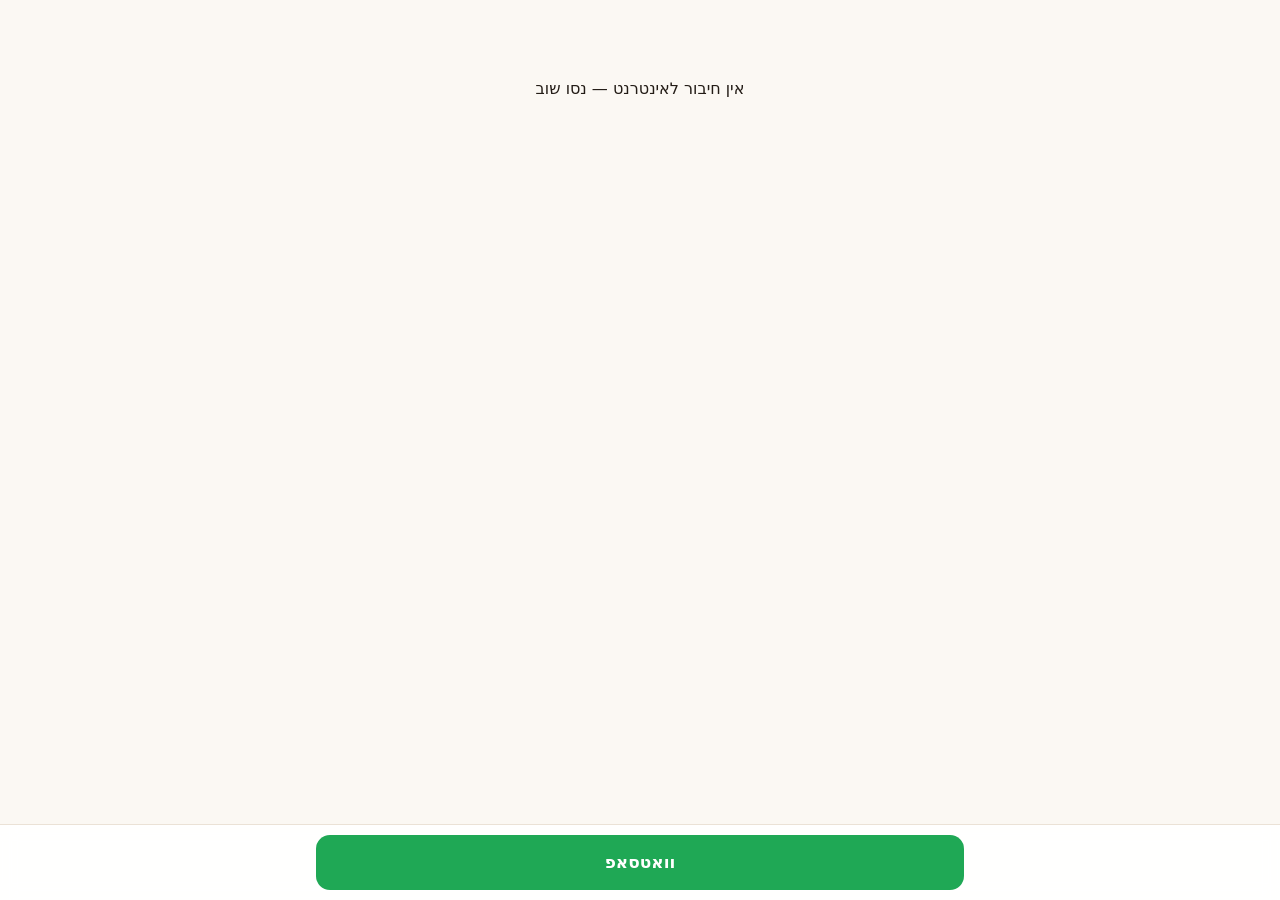
<file: p/e2e-bakery.html>
<!doctype html>
<html lang="he" dir="rtl">
<head>
<meta charset="utf-8">
<script>/* הכתובת הראשית בלי דף עסק (dafbiz.com/) ← דף הבית של השירות */ if (!location.search && /^\/(index(\.html)?)?$/.test(location.pathname)) location.replace('home' + location.hash)</script>
<meta name="viewport" content="width=device-width,initial-scale=1">
<meta name="robots" content="noindex,nofollow"><!-- שלב בדיקות: להסיר לפני השקה -->
<title>מאפיית בדיקה — לחמים ועוגות טריים כל בוקר</title>
<base href="../"><script>window.PAGE_SLUG = "e2e-bakery"</script>
<meta name="description" content="הזמנה לשבת">
<meta property="og:type" content="website"><meta property="og:locale" content="he_IL">
<meta property="og:url" content="https://dafbiz.com/p/e2e-bakery.html"><meta property="og:title" content="מאפיית בדיקה — לחמים ועוגות טריים כל בוקר"><meta property="og:description" content="הזמנה לשבת">
<meta property="og:image" content="https://dafbiz.com/p/e2e-bakery.jpg?v=1793655344"><meta property="og:image:width" content="1200"><meta property="og:image:height" content="630">
<meta name="twitter:card" content="summary_large_image">
<link rel="preconnect" href="https://feshcsgtkfftmehbslyh.supabase.co" crossorigin>
<link rel="stylesheet" href="site.css">
</head>
<body>
<div class="wrap" id="app"><div class="skel"></div></div>
<div class="bar"><a id="cta" href="#" target="_blank" rel="noopener">וואטסאפ</a></div>
<script src="config.js"></script>
<script src="render.js"></script>
<script src="presets.js"></script>
<script>
// הצגה: קודם מהמטמון (מיידי), ואז עדכון מהשרת ברקע
const qs = new URLSearchParams(location.search), slug = (qs.get('s') || window.PAGE_SLUG || window.SITE_SLUG).trim().toLowerCase().replace(/[^a-z0-9-]+$/, ''),  // קישור מוואטסאפ מגיע לפעמים עם נקודה/סוגריים בסוף או אותיות גדולות  // PAGE_SLUG: עותק קבוע של הדף ב-p/ (תצוגה מקדימה בוואטסאפ)
      demo = qs.get('demo'), pv = qs.has('pv');
if (pv) document.querySelector('.bar').style.display = 'none';  // pv: תצוגה מקדימה בתוך מסך הניהול — לא שולחים פניות והזמנות
let SITE, cart = {}, ORDER = { items: [] };
function render(site) {
  SITE = site; document.title = `${site.name} — ${site.tagline}`;
  applyColors(window.PV_COLORS || site);  // ראשי + משני לפי כלל ההרמוניה (config.js). PV_COLORS: תצוגה מקדימה מהניהול
  const app = document.getElementById('app'); app.className = 'wrap t-' + (site.template || 'classic');
  app.innerHTML = (site.draft ? '<div class="draft">טיוטה — הדף עוד לא מפורסם, ורק אתם רואים אותו</div>' : '') + renderSite(site, false, cart);
  update();
}
const money = n => (Math.round(n * 100) / 100).toLocaleString('he-IL', { minimumFractionDigits: n % 1 ? 2 : 0, maximumFractionDigits: 2 });  // 5.9 ← 5.90
function update() {
  const lines = [], rows = []; let sum = 0;
  for (const [k, q] of Object.entries(cart)) if (q) { const [si, ii] = k.split('-'), it = SITE.sections[si].items[ii]; lines.push(`${q} × ${it.name}`); rows.push([q, it.name, q * it.price]); sum += q * it.price; }
  const a = document.getElementById('cta'); ORDER = { items: lines, rows, total: Math.round(sum * 100) / 100 };
  a.href = `https://wa.me/${SITE.phone}?text=${encodeURIComponent(`שלום, הגעתי מהאתר של ${SITE.name}`)}`; a.target = '_blank';
  a.textContent = lines.length ? `${SITE.cta || 'הזמנה בוואטסאפ'} · ${money(sum)} ₪` : (SITE.cta || 'וואטסאפ');
  // לבעל העסק אין וואטסאפ: בלי מוצרים ← חיוג; עם מוצרים ← ההזמנה נשלחת ישר אליו (בלי המילה "וואטסאפ")
  if (SITE.no_wa) { const c = (SITE.cta || '').replace(/\s*ב?וואטסאפ/g, '').trim(); a.removeAttribute('target');
    if (lines.length) a.textContent = `${c || 'שליחת הזמנה'} · ${money(sum)} ₪`; else { a.href = `tel:+${SITE.phone}`; a.textContent = '📞 התקשרו אלינו'; } }
  if (demo && !lines.length) { a.href = 'admin.html'; a.removeAttribute('target'); a.textContent = 'רוצים דף כזה לעסק שלכם? בונים בחינם ←'; }  // דף לדוגמה ← הרשמה
  if (pv) a.removeAttribute('href');
}
// הודעת ההזמנה שנשלחת לבעל העסק בוואטסאפ
function orderText(b) {
  const w = Object.keys(payWays(SITE.pay)), paid = w.length === 1 ? `\nתשלום: ${w[0] === 'link' ? 'בקישור התשלום שבאתר' : 'ב' + PAY_WAYS[w[0]]}` : '';  // כמה אפשרויות ← הלקוח בוחר אחר כך
  return `שלום, אשמח להזמין:\n${ORDER.items.join('\n')}\nסה"כ: ${money(ORDER.total)} ₪${paid}\n\nשם: ${b.name}\nטלפון: ${b.phone}${b.note ? '\nהערה: ' + b.note : ''}`;
}
const sheet = (id, html) => { document.querySelectorAll('.paysheet').forEach(x => x.remove()); document.body.insertAdjacentHTML('beforeend', `<div class="paysheet" id="${id}" role="dialog"><button class="x" aria-label="סגירה">✕</button>${html}</div>`); };
// טופס פנייה (מקטע "השאירו פרטים") ← נשמר בפניות של בעל העסק + נפתחת הודעת וואטסאפ מוכנה אליו (כדי שיידע מיד)
document.addEventListener('submit', e => {
  if (e.target.id === 'orderform') return sendOrder(e);
  const f = e.target.closest('form[data-lead]'); if (!f) return; e.preventDefault();
  const { website, ...d } = Object.fromEntries(new FormData(f)), section = SITE.sections[f.dataset.lead].title;
  const thanks = '<p class="ok">✓ תודה! הפרטים התקבלו ונחזור אליכם בהקדם</p>';
  if (website) return f.innerHTML = thanks;  // שדה נסתר שרק תוכנות ספאם ממלאות
  if (demo || pv) return f.innerHTML = thanks + '<p class="muted">זו דוגמה — בדף שלכם הפנייה תגיע אליכם לוואטסאפ ולמסך הניהול</p>';
  sendLead(slug, 'lead', { ...d, section }).catch(() => {});
  if (SITE.no_wa) return f.innerHTML = '<p class="ok">✓ תודה! הפרטים הגיעו לבעל העסק, והוא יחזור אליכם בהקדם</p>';  // אין לו וואטסאפ — מקבל התראה ומייל
  const text = `שלום, השארתי פרטים באתר (${section}):\nשם: ${d.name}\nטלפון: ${d.phone}${d.message ? '\n' + d.message : ''}`;
  window.open(`https://wa.me/${SITE.phone}?text=${encodeURIComponent(text)}`, '_blank', 'noopener');
  f.innerHTML = thanks + '<p class="muted">נפתחה הודעת וואטסאפ — לחצו "שליחה" כדי שבעל העסק יקבל אותה מיד</p>'; });
// לחיצה על כפתור ההזמנה (יש מוצרים בעגלה) ← סיכום + שם וטלפון, כדי שבעל העסק יוכל לחזור ללקוח גם אם הודעת הוואטסאפ לא נשלחה
document.getElementById('cta').addEventListener('click', e => { if (!ORDER.items.length || pv) return; e.preventDefault();
  let b = {}; try { b = JSON.parse(localStorage.getItem('buyer') || '{}'); } catch {}  // בהזמנה הבאה — כבר ממולא
  sheet('ordersheet', `<b>ההזמנה שלכם${demo ? ' (דוגמה)' : ''}</b>
    <div class="olines">${ORDER.rows.map(([q, n, t]) => `<p><span>${q} × ${esc(n)}</span><span>${money(t)} ₪</span></p>`).join('')}<p class="osum"><span>סה"כ</span><b>${money(ORDER.total)} ₪</b></p></div>
    <form id="orderform" class="lead">
      <input name="name" placeholder="שם" aria-label="שם" autocomplete="name" required value="${esc(b.name || '')}" oninvalid="this.setCustomValidity('צריך למלא שם')" oninput="this.setCustomValidity('')">
      <input name="phone" type="tel" inputmode="tel" placeholder="טלפון" aria-label="טלפון" autocomplete="tel" required pattern="[0-9 +\\-]{9,15}" value="${esc(b.phone || '')}" oninvalid="this.setCustomValidity(this.validity.valueMissing ? 'צריך למלא טלפון' : 'מספר הטלפון לא תקין')" oninput="this.setCustomValidity('')">
      <input name="note" placeholder="הערה (לא חובה) — למשל כתובת למשלוח" aria-label="הערה (לא חובה)">
      ${SITE.no_wa ? '<button class="paybtn wa" data-nowa="1">שליחת ההזמנה לבעל העסק</button><small>ההזמנה מגיעה ישר לבעל העסק, והוא יחזור אליכם בטלפון</small></form>'
      : `<button class="paybtn wa">שליחת ההזמנה בוואטסאפ</button>
      <small>ייפתח וואטסאפ עם ההזמנה מוכנה — שם לוחצים "שליחה"</small>
      <button class="nowa" data-nowa="1">אין לי וואטסאפ — שליחה ישירה לבעל העסק</button></form>`}`);
});
function sendOrder(e) { e.preventDefault();
  const b = Object.fromEntries(new FormData(e.target)); b.name = b.name.trim(); b.phone = b.phone.trim(); b.note = (b.note || '').trim();
  const text = orderText(b), url = `https://wa.me/${SITE.phone}?text=${encodeURIComponent(text)}`;
  if (demo) return sheet('ordersheet', `<b>כך זה עובד בדף שלכם</b><p class="muted">ההודעה הזו נפתחת בוואטסאפ של הלקוח, והוא שולח אותה אליכם. ההזמנה נשמרת גם במסך הניהול, עם השם והטלפון:</p>
    <pre class="wamsg">${esc(text)}</pre><a class="paybtn wa" href="admin.html">רוצים דף כזה? בונים בחינם ←</a>`);
  try { localStorage.setItem('buyer', JSON.stringify({ name: b.name, phone: b.phone })); } catch {}
  const nowa = e.submitter && e.submitter.dataset.nowa, data = { items: ORDER.items, total: ORDER.total, name: b.name, phone: b.phone, ...(b.note && { note: b.note }), ...(nowa && { nowa: true }) };
  // בלי וואטסאפ: ההזמנה נשמרת אצל בעל העסק (+ התראה בטלפון ובמייל), והוא חוזר ללקוח בטלפון. מחכים לאישור מהשרת
  if (nowa) { const btn = e.submitter; btn.disabled = true; btn.textContent = 'שולח…';
    return sendLead(slug, 'order', data).then(() => payNow(ORDER.total, `<div class="step">✓ <b>ההזמנה נשלחה לבעל העסק.</b> הוא יחזור אליכם לטלפון <b dir="ltr">${esc(b.phone)}</b>.</div>`),
      () => { btn.disabled = false; btn.textContent = SITE.no_wa ? 'שליחת ההזמנה לבעל העסק' : 'אין לי וואטסאפ — שליחה ישירה לבעל העסק'; alert('לא הצלחנו לשלוח את ההזמנה. בדקו את החיבור לאינטרנט ונסו שוב, או התקשרו לבעל העסק: 0' + String(SITE.phone).replace(/^972/, '')); }); }
  sendLead(slug, 'order', data).catch(() => {});
  window.open(url, '_blank', 'noopener');
  payNow(ORDER.total, `<div class="step">📲 בוואטסאפ שנפתח לוחצים <b>"שליחה"</b> — כך בעל העסק יקבל את ההזמנה מיד.<br><a href="${url}" target="_blank" rel="noopener">וואטסאפ לא נפתח? לחצו כאן</a></div>`);
}
// אחרי הזמנה: תזכורת ללחוץ "שליחה" בוואטסאפ + כפתורי תשלום עם הסכום, לפי מה שבעל העסק בחר. הכסף עובר ישר אליו
function payNow(total, head) {
  const W = payWays(SITE.pay), ks = Object.keys(PAY_WAYS).filter(k => W[k] && (k === 'bit' ? W[k].phone || W[k].link : k === 'bank' ? W[k].details : k === 'cash' || W[k].link));
  const one = ks.length === 1, links = ks.filter(k => W[k].link), T = money(total);
  const row = k => { const v = W[k], ph = v.phone ? '0' + String(v.phone).replace(/^972/, '') : '';
    if (k === 'bit') return (v.link ? `<a class="paybtn" href="${esc(v.link)}" target="_blank" rel="noopener">תשלום בביט · ${T} ₪</a>` : '')
      + (ph ? `<p>${v.link ? 'או העברה' : 'העברה'} בביט למספר <b dir="ltr">${ph}</b> <button class="copy" data-copy="${ph}">העתקת המספר</button></p>` : '');
    if (k === 'bank') return `<div class="payrow"><b>העברה בנקאית</b><p style="white-space:pre-line">${esc(v.details)}</p><button class="copy" data-copy="${esc(v.details)}">העתקת הפרטים</button></div>`;
    if (k === 'cash') return `<div class="payrow"><b>💵 מזומן</b><p>אפשר לשלם במזומן באיסוף או במסירה</p></div>`;
    return `<a class="paybtn" href="${esc(v.link)}" target="_blank" rel="noopener">${k === 'link' ? (one ? 'לתשלום' : 'תשלום בכרטיס אשראי') : 'תשלום ב' + PAY_WAYS[k]} · ${T} ₪</a>`; };
  sheet('paysheet', `${head}
    ${ks.length ? `<p class="sum">לתשלום: <b>${T} ₪</b></p>${one ? '' : '<p class="muted">בחרו איך לשלם:</p>'}${ks.map(row).join('')}
    ${links.length ? `<small>בדף התשלום מקלידים את הסכום: ${T} ₪ (הסכום מועתק בלחיצה)</small>` : ''}` : ''}`);
}
// דף לדוגמה: התוכן של התבנית + פרטים ותמונות שנראים כמו עסק אמיתי (DEMOS ב-presets.js)
function demoSite(t) { const p = structuredClone(PRESETS[t] || PRESETS.food), d = (window.DEMOS || {})[t] || {};
  const site = { ...p, phone: '972500000000', name: d.name || p.name, address: d.address ?? p.address, template: qs.get('t') };
  for (const [k, v] of Object.entries(d.img || {})) { const [si, ii] = k.split('.'); site.sections[si].items[ii].image = v; }
  for (const [si, v] of Object.entries(d.text || {})) site.sections[si].body = v;
  if (d.gallery) site.sections.find(x => x.kind === 'gallery').items = d.gallery.map(image => ({ image, name: 'תמונה' }));
  return site; }
// בדף לדוגמה כפתורי יצירת הקשר לא מתקשרים לאף אחד — מסבירים מה הם יעשו בדף שלכם
document.addEventListener('click', e => { const a = demo && e.target.closest('.cbtns a'); if (!a) return; e.preventDefault();
  sheet('ordersheet', `<b>${esc(a.textContent)}</b><p>בדף שלכם הכפתור הזה ${/tel:/.test(a.href) ? 'מחייג אליכם' : /wa\.me/.test(a.href) ? 'פותח שיחת וואטסאפ איתכם' : 'פותח ניווט בוויז לכתובת העסק'} בלחיצה אחת.</p><a class="paybtn wa" href="admin.html">רוצים דף כזה? בונים בחינם ←</a>`); });
document.addEventListener('click', e => { const s = e.target.closest('.paysheet'); if (!s) return;
  if (e.target.closest('.x')) return s.remove();
  const c = e.target.closest('.copy'); if (c) navigator.clipboard?.writeText(c.dataset.copy).then(() => c.textContent = 'הועתק ✓', () => {});
  if (e.target.closest('.paybtn[target]')) navigator.clipboard?.writeText(String(ORDER.total)).catch(() => {}); });
document.addEventListener('click', e => { const b = e.target.closest('.qty button'); if (!b) return;
  const k = b.dataset.k; cart[k] = Math.max(0, (cart[k] || 0) + +b.dataset.d); document.getElementById('q' + k).textContent = cart[k]; update(); });

(async () => {
  if (demo) { render(demoSite(demo)); return document.getElementById('app').insertAdjacentHTML('afterbegin', `<div class="draft" style="background:#2563eb">דף לדוגמה — ${SITE.sections.some(x => x.kind === 'products') ? 'נסו להוסיף מוצרים ולהזמין' : 'כך ייראה הדף של העסק שלכם'} · <a href="admin.html" style="color:#fff">רוצים דף כזה?</a></div>`); }
  const key = 'site:' + slug;
  try { const c = localStorage.getItem(key); if (c) render(JSON.parse(c)); } catch {}
  const fresh = await window.loadSite(slug).catch(() => 'offline');  // בלי רשת ← נשארים עם העותק השמור
  if (fresh && fresh.paused) return closed('paused', fresh.name);
  if (fresh === 'offline') { if (!SITE) document.getElementById('app').innerHTML = '<p class="paused">אין חיבור לאינטרנט — נסו שוב</p>'; return; }
  if (fresh) { try { localStorage.setItem(key, JSON.stringify(fresh)); } catch {} if (JSON.stringify(fresh) !== JSON.stringify(SITE)) render(fresh); }
  else { const st = await fetch(`${SUPABASE_URL}/rest/v1/rpc/page_status`, { method: 'POST', headers: { apikey: SUPABASE_KEY, 'Content-Profile': 'tiny', 'Content-Type': 'application/json' }, body: JSON.stringify({ p_slug: slug }) }).then(r => r.json()).catch(() => null);
    closed(st ? st.state : 'none', st && st.name); }
  // דף שהגולש לא יכול לראות: הסבר לפי הסיבה, ולבעל העסק — מה לעשות
  function closed(state, name) { try { localStorage.removeItem(key); } catch {} document.querySelector('.bar')?.remove();
    const n = name && name !== 'שם העסק' ? esc(name) : 'העסק', own = '<p class="own">בעל העסק? <a href="admin.html">כניסה לניהול הדף</a></p>';
    const M = { draft: [`הדף של ${n} עוד לא פורסם`, 'הדף ייפתח לציבור אחרי שבעל העסק יבחר חבילה וישלים את התשלום.', own],
      paused: [`הדף של ${n} מושהה`, 'המנוי השנתי של הדף לא חודש, ולכן הוא לא מוצג כרגע. הדף ייפתח שוב מיד אחרי החידוש.', own],
      live: ['הדף לא זמין כרגע', 'נסו לרענן בעוד כמה דקות.', ''],
      // מי שמגיע לכאן הוא בדרך כלל לקוח של עסק שקיבל קישור שגוי — קודם עוזרים לו להגיע לעסק, ורק בסוף הצעה למי שיש לו עסק
      none: ['לא מצאנו דף בכתובת הזו', `חיפשנו את הכתובת <b dir="ltr">${esc(slug)}</b> ולא מצאנו עסק כזה. ייתכן שהקישור לא הועתק במלואו או שיש בו טעות הקלדה.`,
        '<p>הכי פשוט: לבקש מבעל העסק לשלוח שוב את הקישור לדף שלו.</p><p class="own"><a class="lead-btn" style="background:#2563eb;text-decoration:none;color:#fff" href="home">לדף הבית</a></p><p class="own muted">יש לכם עסק? <a href="?demo=food">ראו דף לדוגמה</a> · <a href="home#how">איך בונים דף משלכם בחינם</a></p>'] }[state] || [];
    document.title = M[0]; document.getElementById('app').innerHTML = `<div class="paused"><h2>${M[0]}</h2><p>${M[1]}</p>${M[2]}</div>`; }
})();
</script>
</body>
</html>
</file>
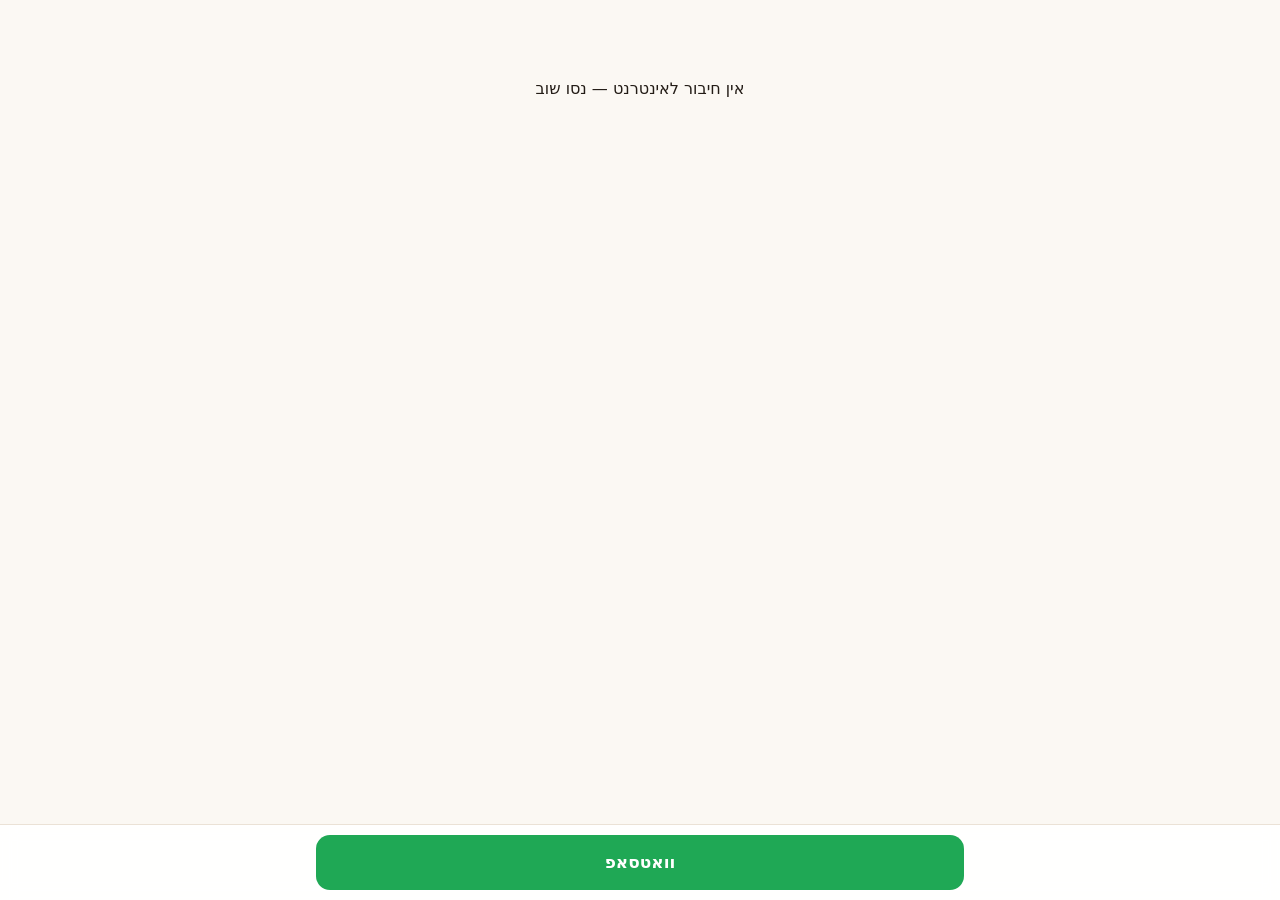
<file: p/test.html>
<!doctype html>
<html lang="he" dir="rtl">
<head>
<meta charset="utf-8">
<script>/* הכתובת הראשית בלי דף עסק (dafbiz.com/) ← דף הבית של השירות */ if (!location.search && /^\/(index(\.html)?)?$/.test(location.pathname)) location.replace('home' + location.hash)</script>
<meta name="viewport" content="width=device-width,initial-scale=1">
<meta name="robots" content="noindex,nofollow"><!-- שלב בדיקות: להסיר לפני השקה -->
<title>מאפיית בדיקה — לחמים ועוגות טריים כל בוקר</title>
<base href="../"><script>window.PAGE_SLUG = "test"</script>
<meta name="description" content="הזמנה לשבת">
<meta property="og:type" content="website"><meta property="og:locale" content="he_IL">
<meta property="og:url" content="https://dafbiz.com/p/test.html"><meta property="og:title" content="מאפיית בדיקה — לחמים ועוגות טריים כל בוקר"><meta property="og:description" content="הזמנה לשבת">
<meta property="og:image" content="https://dafbiz.com/p/test.jpg?v=1793693633"><meta property="og:image:width" content="1200"><meta property="og:image:height" content="630">
<meta name="twitter:card" content="summary_large_image">
<link rel="preconnect" href="https://feshcsgtkfftmehbslyh.supabase.co" crossorigin>
<link rel="stylesheet" href="site.css">
</head>
<body>
<div class="wrap" id="app"><div class="skel"></div></div>
<div class="bar"><a id="cta" href="#" target="_blank" rel="noopener">וואטסאפ</a></div>
<script src="config.js"></script>
<script src="render.js"></script>
<script src="presets.js"></script>
<script>
// הצגה: קודם מהמטמון (מיידי), ואז עדכון מהשרת ברקע
const qs = new URLSearchParams(location.search), slug = (qs.get('s') || window.PAGE_SLUG || window.SITE_SLUG).trim().toLowerCase().replace(/[^a-z0-9-]+$/, ''),  // קישור מוואטסאפ מגיע לפעמים עם נקודה/סוגריים בסוף או אותיות גדולות  // PAGE_SLUG: עותק קבוע של הדף ב-p/ (תצוגה מקדימה בוואטסאפ)
      demo = qs.get('demo'), pv = qs.has('pv');
if (pv) document.querySelector('.bar').style.display = 'none';  // pv: תצוגה מקדימה בתוך מסך הניהול — לא שולחים פניות והזמנות
let SITE, cart = {}, ORDER = { items: [] };
function render(site) {
  SITE = site; document.title = `${site.name} — ${site.tagline}`;
  applyColors(window.PV_COLORS || site);  // ראשי + משני לפי כלל ההרמוניה (config.js). PV_COLORS: תצוגה מקדימה מהניהול
  const app = document.getElementById('app'); app.className = 'wrap t-' + (site.template || 'classic');
  app.innerHTML = (site.draft ? '<div class="draft">טיוטה — הדף עוד לא מפורסם, ורק אתם רואים אותו</div>' : '') + renderSite(site, false, cart);
  update();
}
const money = n => (Math.round(n * 100) / 100).toLocaleString('he-IL', { minimumFractionDigits: n % 1 ? 2 : 0, maximumFractionDigits: 2 });  // 5.9 ← 5.90
function update() {
  const lines = [], rows = []; let sum = 0;
  for (const [k, q] of Object.entries(cart)) if (q) { const [si, ii] = k.split('-'), it = SITE.sections[si].items[ii]; lines.push(`${q} × ${it.name}`); rows.push([q, it.name, q * it.price]); sum += q * it.price; }
  const a = document.getElementById('cta'); ORDER = { items: lines, rows, total: Math.round(sum * 100) / 100 };
  a.href = `https://wa.me/${SITE.phone}?text=${encodeURIComponent(`שלום, הגעתי מהאתר של ${SITE.name}`)}`; a.target = '_blank';
  a.textContent = lines.length ? `${SITE.cta || 'הזמנה בוואטסאפ'} · ${money(sum)} ₪` : (SITE.cta || 'וואטסאפ');
  // לבעל העסק אין וואטסאפ: בלי מוצרים ← חיוג; עם מוצרים ← ההזמנה נשלחת ישר אליו (בלי המילה "וואטסאפ")
  if (SITE.no_wa) { const c = (SITE.cta || '').replace(/\s*ב?וואטסאפ/g, '').trim(); a.removeAttribute('target');
    if (lines.length) a.textContent = `${c || 'שליחת הזמנה'} · ${money(sum)} ₪`; else { a.href = `tel:+${SITE.phone}`; a.textContent = '📞 התקשרו אלינו'; } }
  if (demo && !lines.length) { a.href = 'admin.html'; a.removeAttribute('target'); a.textContent = 'רוצים דף כזה לעסק שלכם? בונים בחינם ←'; }  // דף לדוגמה ← הרשמה
  if (pv) a.removeAttribute('href');
}
// הודעת ההזמנה שנשלחת לבעל העסק בוואטסאפ
function orderText(b) {
  const w = Object.keys(payWays(SITE.pay)), paid = w.length === 1 ? `\nתשלום: ${w[0] === 'link' ? 'בקישור התשלום שבאתר' : 'ב' + PAY_WAYS[w[0]]}` : '';  // כמה אפשרויות ← הלקוח בוחר אחר כך
  return `שלום, אשמח להזמין:\n${ORDER.items.join('\n')}\nסה"כ: ${money(ORDER.total)} ₪${paid}\n\nשם: ${b.name}\nטלפון: ${b.phone}${b.note ? '\nהערה: ' + b.note : ''}`;
}
const sheet = (id, html) => { document.querySelectorAll('.paysheet').forEach(x => x.remove()); document.body.insertAdjacentHTML('beforeend', `<div class="paysheet" id="${id}" role="dialog"><button class="x" aria-label="סגירה">✕</button>${html}</div>`); };
// טופס פנייה (מקטע "השאירו פרטים") ← נשמר בפניות של בעל העסק + נפתחת הודעת וואטסאפ מוכנה אליו (כדי שיידע מיד)
document.addEventListener('submit', e => {
  if (e.target.id === 'orderform') return sendOrder(e);
  const f = e.target.closest('form[data-lead]'); if (!f) return; e.preventDefault();
  const { website, ...d } = Object.fromEntries(new FormData(f)), section = SITE.sections[f.dataset.lead].title;
  const thanks = '<p class="ok">✓ תודה! הפרטים התקבלו ונחזור אליכם בהקדם</p>';
  if (website) return f.innerHTML = thanks;  // שדה נסתר שרק תוכנות ספאם ממלאות
  if (demo || pv) return f.innerHTML = thanks + '<p class="muted">זו דוגמה — בדף שלכם הפנייה תגיע אליכם לוואטסאפ ולמסך הניהול</p>';
  sendLead(slug, 'lead', { ...d, section }).catch(() => {});
  if (SITE.no_wa) return f.innerHTML = '<p class="ok">✓ תודה! הפרטים הגיעו לבעל העסק, והוא יחזור אליכם בהקדם</p>';  // אין לו וואטסאפ — מקבל התראה ומייל
  const text = `שלום, השארתי פרטים באתר (${section}):\nשם: ${d.name}\nטלפון: ${d.phone}${d.message ? '\n' + d.message : ''}`;
  window.open(`https://wa.me/${SITE.phone}?text=${encodeURIComponent(text)}`, '_blank', 'noopener');
  f.innerHTML = thanks + '<p class="muted">נפתחה הודעת וואטסאפ — לחצו "שליחה" כדי שבעל העסק יקבל אותה מיד</p>'; });
// לחיצה על כפתור ההזמנה (יש מוצרים בעגלה) ← סיכום + שם וטלפון, כדי שבעל העסק יוכל לחזור ללקוח גם אם הודעת הוואטסאפ לא נשלחה
document.getElementById('cta').addEventListener('click', e => { if (!ORDER.items.length || pv) return; e.preventDefault();
  let b = {}; try { b = JSON.parse(localStorage.getItem('buyer') || '{}'); } catch {}  // בהזמנה הבאה — כבר ממולא
  sheet('ordersheet', `<b>ההזמנה שלכם${demo ? ' (דוגמה)' : ''}</b>
    <div class="olines">${ORDER.rows.map(([q, n, t]) => `<p><span>${q} × ${esc(n)}</span><span>${money(t)} ₪</span></p>`).join('')}<p class="osum"><span>סה"כ</span><b>${money(ORDER.total)} ₪</b></p></div>
    <form id="orderform" class="lead">
      <input name="name" placeholder="שם" aria-label="שם" autocomplete="name" required value="${esc(b.name || '')}" oninvalid="this.setCustomValidity('צריך למלא שם')" oninput="this.setCustomValidity('')">
      <input name="phone" type="tel" inputmode="tel" placeholder="טלפון" aria-label="טלפון" autocomplete="tel" required pattern="[0-9 +\\-]{9,15}" value="${esc(b.phone || '')}" oninvalid="this.setCustomValidity(this.validity.valueMissing ? 'צריך למלא טלפון' : 'מספר הטלפון לא תקין')" oninput="this.setCustomValidity('')">
      <input name="note" placeholder="הערה (לא חובה) — למשל כתובת למשלוח" aria-label="הערה (לא חובה)">
      ${SITE.no_wa ? '<button class="paybtn wa" data-nowa="1">שליחת ההזמנה לבעל העסק</button><small>ההזמנה מגיעה ישר לבעל העסק, והוא יחזור אליכם בטלפון</small></form>'
      : `<button class="paybtn wa">שליחת ההזמנה בוואטסאפ</button>
      <small>ייפתח וואטסאפ עם ההזמנה מוכנה — שם לוחצים "שליחה"</small>
      <button class="nowa" data-nowa="1">אין לי וואטסאפ — שליחה ישירה לבעל העסק</button></form>`}`);
});
function sendOrder(e) { e.preventDefault();
  const b = Object.fromEntries(new FormData(e.target)); b.name = b.name.trim(); b.phone = b.phone.trim(); b.note = (b.note || '').trim();
  const text = orderText(b), url = `https://wa.me/${SITE.phone}?text=${encodeURIComponent(text)}`;
  if (demo) return sheet('ordersheet', `<b>כך זה עובד בדף שלכם</b><p class="muted">ההודעה הזו נפתחת בוואטסאפ של הלקוח, והוא שולח אותה אליכם. ההזמנה נשמרת גם במסך הניהול, עם השם והטלפון:</p>
    <pre class="wamsg">${esc(text)}</pre><a class="paybtn wa" href="admin.html">רוצים דף כזה? בונים בחינם ←</a>`);
  try { localStorage.setItem('buyer', JSON.stringify({ name: b.name, phone: b.phone })); } catch {}
  const nowa = e.submitter && e.submitter.dataset.nowa, data = { items: ORDER.items, total: ORDER.total, name: b.name, phone: b.phone, ...(b.note && { note: b.note }), ...(nowa && { nowa: true }) };
  // בלי וואטסאפ: ההזמנה נשמרת אצל בעל העסק (+ התראה בטלפון ובמייל), והוא חוזר ללקוח בטלפון. מחכים לאישור מהשרת
  if (nowa) { const btn = e.submitter; btn.disabled = true; btn.textContent = 'שולח…';
    return sendLead(slug, 'order', data).then(() => payNow(ORDER.total, `<div class="step">✓ <b>ההזמנה נשלחה לבעל העסק.</b> הוא יחזור אליכם לטלפון <b dir="ltr">${esc(b.phone)}</b>.</div>`),
      () => { btn.disabled = false; btn.textContent = SITE.no_wa ? 'שליחת ההזמנה לבעל העסק' : 'אין לי וואטסאפ — שליחה ישירה לבעל העסק'; alert('לא הצלחנו לשלוח את ההזמנה. בדקו את החיבור לאינטרנט ונסו שוב, או התקשרו לבעל העסק: 0' + String(SITE.phone).replace(/^972/, '')); }); }
  sendLead(slug, 'order', data).catch(() => {});
  window.open(url, '_blank', 'noopener');
  payNow(ORDER.total, `<div class="step">📲 בוואטסאפ שנפתח לוחצים <b>"שליחה"</b> — כך בעל העסק יקבל את ההזמנה מיד.<br><a href="${url}" target="_blank" rel="noopener">וואטסאפ לא נפתח? לחצו כאן</a></div>`);
}
// אחרי הזמנה: תזכורת ללחוץ "שליחה" בוואטסאפ + כפתורי תשלום עם הסכום, לפי מה שבעל העסק בחר. הכסף עובר ישר אליו
function payNow(total, head) {
  const W = payWays(SITE.pay), ks = Object.keys(PAY_WAYS).filter(k => W[k] && (k === 'bit' ? W[k].phone || W[k].link : k === 'bank' ? W[k].details : k === 'cash' || W[k].link));
  const one = ks.length === 1, links = ks.filter(k => W[k].link), T = money(total);
  const row = k => { const v = W[k], ph = v.phone ? '0' + String(v.phone).replace(/^972/, '') : '';
    if (k === 'bit') return (v.link ? `<a class="paybtn" href="${esc(v.link)}" target="_blank" rel="noopener">תשלום בביט · ${T} ₪</a>` : '')
      + (ph ? `<p>${v.link ? 'או העברה' : 'העברה'} בביט למספר <b dir="ltr">${ph}</b> <button class="copy" data-copy="${ph}">העתקת המספר</button></p>` : '');
    if (k === 'bank') return `<div class="payrow"><b>העברה בנקאית</b><p style="white-space:pre-line">${esc(v.details)}</p><button class="copy" data-copy="${esc(v.details)}">העתקת הפרטים</button></div>`;
    if (k === 'cash') return `<div class="payrow"><b>💵 מזומן</b><p>אפשר לשלם במזומן באיסוף או במסירה</p></div>`;
    return `<a class="paybtn" href="${esc(v.link)}" target="_blank" rel="noopener">${k === 'link' ? (one ? 'לתשלום' : 'תשלום בכרטיס אשראי') : 'תשלום ב' + PAY_WAYS[k]} · ${T} ₪</a>`; };
  sheet('paysheet', `${head}
    ${ks.length ? `<p class="sum">לתשלום: <b>${T} ₪</b></p>${one ? '' : '<p class="muted">בחרו איך לשלם:</p>'}${ks.map(row).join('')}
    ${links.length ? `<small>בדף התשלום מקלידים את הסכום: ${T} ₪ (הסכום מועתק בלחיצה)</small>` : ''}` : ''}`);
}
// דף לדוגמה: התוכן של התבנית + פרטים ותמונות שנראים כמו עסק אמיתי (DEMOS ב-presets.js)
function demoSite(t) { const p = structuredClone(PRESETS[t] || PRESETS.food), d = (window.DEMOS || {})[t] || {};
  const site = { ...p, phone: '972500000000', name: d.name || p.name, address: d.address ?? p.address, template: qs.get('t') };
  for (const [k, v] of Object.entries(d.img || {})) { const [si, ii] = k.split('.'); site.sections[si].items[ii].image = v; }
  for (const [si, v] of Object.entries(d.text || {})) site.sections[si].body = v;
  if (d.gallery) site.sections.find(x => x.kind === 'gallery').items = d.gallery.map(image => ({ image, name: 'תמונה' }));
  return site; }
// בדף לדוגמה כפתורי יצירת הקשר לא מתקשרים לאף אחד — מסבירים מה הם יעשו בדף שלכם
document.addEventListener('click', e => { const a = demo && e.target.closest('.cbtns a'); if (!a) return; e.preventDefault();
  sheet('ordersheet', `<b>${esc(a.textContent)}</b><p>בדף שלכם הכפתור הזה ${/tel:/.test(a.href) ? 'מחייג אליכם' : /wa\.me/.test(a.href) ? 'פותח שיחת וואטסאפ איתכם' : 'פותח ניווט בוויז לכתובת העסק'} בלחיצה אחת.</p><a class="paybtn wa" href="admin.html">רוצים דף כזה? בונים בחינם ←</a>`); });
document.addEventListener('click', e => { const s = e.target.closest('.paysheet'); if (!s) return;
  if (e.target.closest('.x')) return s.remove();
  const c = e.target.closest('.copy'); if (c) navigator.clipboard?.writeText(c.dataset.copy).then(() => c.textContent = 'הועתק ✓', () => {});
  if (e.target.closest('.paybtn[target]')) navigator.clipboard?.writeText(String(ORDER.total)).catch(() => {}); });
document.addEventListener('click', e => { const b = e.target.closest('.qty button'); if (!b) return;
  const k = b.dataset.k; cart[k] = Math.max(0, (cart[k] || 0) + +b.dataset.d); document.getElementById('q' + k).textContent = cart[k]; update(); });

(async () => {
  if (demo) { render(demoSite(demo)); return document.getElementById('app').insertAdjacentHTML('afterbegin', `<div class="draft" style="background:#2563eb">דף לדוגמה — ${SITE.sections.some(x => x.kind === 'products') ? 'נסו להוסיף מוצרים ולהזמין' : 'כך ייראה הדף של העסק שלכם'} · <a href="admin.html" style="color:#fff">רוצים דף כזה?</a></div>`); }
  const key = 'site:' + slug;
  try { const c = localStorage.getItem(key); if (c) render(JSON.parse(c)); } catch {}
  const fresh = await window.loadSite(slug).catch(() => 'offline');  // בלי רשת ← נשארים עם העותק השמור
  if (fresh && fresh.paused) return closed('paused', fresh.name);
  if (fresh === 'offline') { if (!SITE) document.getElementById('app').innerHTML = '<p class="paused">אין חיבור לאינטרנט — נסו שוב</p>'; return; }
  if (fresh) { try { localStorage.setItem(key, JSON.stringify(fresh)); } catch {} if (JSON.stringify(fresh) !== JSON.stringify(SITE)) render(fresh); }
  else { const st = await fetch(`${SUPABASE_URL}/rest/v1/rpc/page_status`, { method: 'POST', headers: { apikey: SUPABASE_KEY, 'Content-Profile': 'tiny', 'Content-Type': 'application/json' }, body: JSON.stringify({ p_slug: slug }) }).then(r => r.json()).catch(() => null);
    closed(st ? st.state : 'none', st && st.name); }
  // דף שהגולש לא יכול לראות: הסבר לפי הסיבה, ולבעל העסק — מה לעשות
  function closed(state, name) { try { localStorage.removeItem(key); } catch {} document.querySelector('.bar')?.remove();
    const n = name && name !== 'שם העסק' ? esc(name) : 'העסק', own = '<p class="own">בעל העסק? <a href="admin.html">כניסה לניהול הדף</a></p>';
    const M = { draft: [`הדף של ${n} עוד לא פורסם`, 'הדף ייפתח לציבור אחרי שבעל העסק יבחר חבילה וישלים את התשלום.', own],
      paused: [`הדף של ${n} מושהה`, 'המנוי השנתי של הדף לא חודש, ולכן הוא לא מוצג כרגע. הדף ייפתח שוב מיד אחרי החידוש.', own],
      live: ['הדף לא זמין כרגע', 'נסו לרענן בעוד כמה דקות.', ''],
      // מי שמגיע לכאן הוא בדרך כלל לקוח של עסק שקיבל קישור שגוי — קודם עוזרים לו להגיע לעסק, ורק בסוף הצעה למי שיש לו עסק
      none: ['לא מצאנו דף בכתובת הזו', `חיפשנו את הכתובת <b dir="ltr">${esc(slug)}</b> ולא מצאנו עסק כזה. ייתכן שהקישור לא הועתק במלואו או שיש בו טעות הקלדה.`,
        '<p>הכי פשוט: לבקש מבעל העסק לשלוח שוב את הקישור לדף שלו.</p><p class="own"><a class="lead-btn" style="background:#2563eb;text-decoration:none;color:#fff" href="home">לדף הבית</a></p><p class="own muted">יש לכם עסק? <a href="?demo=food">ראו דף לדוגמה</a> · <a href="home#how">איך בונים דף משלכם בחינם</a></p>'] }[state] || [];
    document.title = M[0]; document.getElementById('app').innerHTML = `<div class="paused"><h2>${M[0]}</h2><p>${M[1]}</p>${M[2]}</div>`; }
})();
</script>
</body>
</html>
</file>
<file: site.css>
/* עיצוב הדף — משותף לדף הציבורי ולעורך. תבניות: t-classic (ברירת מחדל), t-bold, t-minimal */
:root{--bg:#fbf8f3;--card:#fff;--ink:#231c16;--muted:#76695c;--line:#ebe2d6;--accent:#c8741a;--wa:#1fa855}
@media (prefers-color-scheme:dark){:root:not([data-themed]){--bg:#17130f;--card:#221c17;--ink:#f3ebe1;--muted:#b4a392;--line:#382e25}}
:root[data-theme=dark]{--bg:#17130f;--card:#221c17;--ink:#f3ebe1;--muted:#b4a392;--line:#382e25;color-scheme:dark}  /* העורך (data-themed): בהיר כברירת מחדל, כמו מסכי הניהול */
*{box-sizing:border-box}body{margin:0;background:var(--bg);color:var(--ink);font:16px/1.6 system-ui,"Segoe UI",Arial,sans-serif}
.wrap{max-width:680px;margin:auto;padding:0 16px 110px}
header{text-align:center;padding:34px 0 8px}
.hero-img{width:100%;aspect-ratio:16/9;object-fit:cover;border-radius:18px;margin-top:16px;display:block}
.logo{width:76px;height:76px;border-radius:50%;background:var(--accent);display:grid;place-items:center;font-size:36px;margin:auto}
h1{font-size:clamp(26px,7vw,34px);line-height:1.2;margin:12px 0 6px}.sub{color:var(--muted);margin:0;font-size:17px}
.badge{display:inline-block;margin-top:14px;background:var(--accent2,var(--accent));color:#fff;padding:6px 16px;border-radius:99px;font-weight:700;font-size:14px}
.open{display:block;margin-top:10px;font-weight:700;font-size:14px}.open.y{color:#1f8a4c}.open.n{color:#b3412f}
section h2{font-size:20px;margin:30px 0 10px}
.card{background:var(--card);border:1px solid var(--line);border-radius:16px;padding:14px 16px;margin-bottom:10px}
.item{display:flex;gap:12px;align-items:center}
.item img{width:64px;height:64px;border-radius:12px;object-fit:cover}
.item .t{flex:1;min-width:0}.item b{display:block}.item small,.muted{color:var(--muted)}
.price{font-weight:800;white-space:nowrap}
.qty{display:flex;align-items:center;gap:6px}
.qty button{width:36px;height:36px;border-radius:50%;border:1px solid var(--line);background:var(--bg);color:var(--ink);font-size:20px;cursor:pointer}
.qty span{min-width:18px;text-align:center;font-weight:800}
.row{display:flex;justify-content:space-between;gap:10px;padding:6px 0;border-bottom:1px dashed var(--line)}.row:last-child{border:0}
.gallery{display:grid;grid-template-columns:repeat(auto-fill,minmax(150px,1fr));gap:8px}
.gallery img{width:100%;aspect-ratio:1;object-fit:cover;border-radius:12px}
details.card summary{font-weight:700;cursor:pointer}details.card p{margin:8px 0 0}
blockquote{margin:0}blockquote p{margin:0 0 4px;font-size:17px}
.text p{margin:3px 0}
.contact a{color:var(--accent);font-weight:700}
.bar{position:fixed;inset:auto 0 0;background:color-mix(in srgb,var(--card) 92%,transparent);backdrop-filter:blur(8px);border-top:1px solid var(--line);padding:10px 16px}
.bar a{display:flex;justify-content:center;align-items:center;gap:8px;max-width:648px;margin:auto;background:var(--wa);color:#fff;text-decoration:none;font-weight:800;padding:14px;border-radius:14px;font-size:17px}
footer{text-align:center;color:var(--muted);font-size:13px;margin-top:34px}
.skel{height:60vh}

/* תבנית "בולט": כותרת צבעונית רחבה, כרטיסים עם צל */
.t-bold header{background:var(--accent);color:#fff;margin:0 -16px;padding:40px 16px 30px;border-radius:0 0 28px 28px}
.t-bold header .sub{color:#ffffffd9}.t-bold .badge{background:#fff;color:var(--accent2,var(--accent))}
.t-bold .logo{background:#ffffff33}.t-bold .open.y,.t-bold .open.n{color:#fff}
.t-bold section h2{border-inline-start:5px solid var(--accent2,var(--accent));padding-inline-start:10px}
.t-bold .card{border:0;box-shadow:0 2px 12px #0000001a}
.t-bold .price{background:var(--accent2,var(--accent));color:#fff;padding:3px 10px;border-radius:99px}

/* תבנית "נקי": בלי כרטיסים, קווים דקים, כותרות בסגנון ספר */
.t-minimal h1,.t-minimal section h2{font-family:Georgia,"Times New Roman",serif;font-weight:600}
.t-minimal section h2{font-size:15px;letter-spacing:.06em;color:var(--accent);border-bottom:2px solid var(--accent);padding-bottom:4px}
.t-minimal .card{background:none;border:0;border-bottom:1px solid var(--line);border-radius:0;padding:12px 0;margin:0;box-shadow:none}
.t-minimal .logo{width:56px;height:56px;font-size:26px;background:none;border:2px solid var(--accent)}
.t-minimal .badge{background:none;color:var(--accent2,var(--accent));border:1.5px solid var(--accent2,var(--accent))}

/* מצב עריכה */
[contenteditable]{outline:1.5px dashed color-mix(in srgb,var(--accent) 45%,transparent);outline-offset:2px;border-radius:4px;min-width:2ch;display:inline-block;cursor:text}
[contenteditable]:focus{outline:2px solid var(--accent);background:color-mix(in srgb,var(--accent) 8%,transparent)}
[contenteditable]:empty::before{content:attr(data-ph);color:var(--muted);opacity:.7}
.t-bold header [contenteditable]{outline-color:#ffffffaa}
.ed-body{display:block;white-space:pre-line;width:100%}
.ed-img{cursor:pointer;display:block;position:relative}
.ed-img input{display:none}
.ed-ph{display:grid;place-items:center;border:2px dashed var(--line);border-radius:12px;color:var(--muted);font-size:13px;min-height:64px;min-width:64px;padding:6px}
header .ed-ph{aspect-ratio:16/9;margin-top:16px;border-radius:18px}
.ed-tools{display:flex;gap:4px;flex-wrap:wrap}
.ed-tools button,.ed-add{font:inherit;font-size:13px;border:1px solid var(--line);background:var(--bg);color:var(--ink);border-radius:8px;padding:4px 9px;cursor:pointer;min-width:38px;min-height:38px}  /* גודל אצבע בטלפון */
.ed-add{display:block;width:100%;padding:9px;border-style:dashed;margin-bottom:10px}
.ed-sec{display:flex;justify-content:space-between;align-items:center;gap:8px;flex-wrap:wrap}
.ed-hidden{opacity:.45}
.ed-note{font-size:12px;color:var(--muted)}
.ed .item,.ed .row{flex-wrap:wrap}
.ed .item>.ed-tools,.ed .row>.ed-tools,.ed .card>.ed-tools,.ed .gallery .ed-tools{width:100%;justify-content:flex-end;margin-top:4px}

/* טופס השארת פרטים */
.lead{display:grid;gap:8px}.lead p{margin:0}
.lead .hp{position:absolute;width:1px!important;height:1px;padding:0!important;border:0!important;overflow:hidden;clip-path:inset(50%);opacity:0}.lead small{font-size:12px}.lead a,footer a{color:inherit}
.paused{padding:60px 20px;text-align:center}
.lead input,.lead textarea{width:100%;font:inherit;padding:11px;border:1px solid var(--line);border-radius:12px;background:var(--bg);color:var(--ink)}
.lead textarea{min-height:80px}
.lead-btn{display:block;text-align:center;background:var(--accent);color:#fff;border:0;border-radius:12px;padding:12px;font:inherit;font-weight:800;cursor:pointer}
.lead .ok{color:#1f8a4c;font-weight:700;text-align:center}
.draft{position:sticky;top:0;z-index:9;background:#b54708;color:#fff;text-align:center;font-weight:700;font-size:14px;padding:8px;margin:0 -16px 8px;border-radius:0 0 10px 10px}
.logo-img{object-fit:contain;background:#fff;padding:8px;border:1px solid var(--line)}
input:placeholder-shown,textarea:placeholder-shown{direction:rtl;text-align:right}  /* טקסט המילוי (placeholder) בעברית — מימין, גם בשדות שמקלידים בהם באנגלית */
/* סגנונות תצוגה למחירון */
.items.v-grid{display:grid;grid-template-columns:1fr 1fr;gap:10px}.v-grid .card{margin:0}
.v-grid .item,.v-big .item{flex-direction:column;align-items:stretch;text-align:center}
.v-grid .item img,.v-big .item img{width:100%;height:auto;border-radius:12px}.v-grid .item img{aspect-ratio:1}.v-big .item img{aspect-ratio:4/3}
.v-grid .ed-img,.v-big .ed-img{width:100%}.v-grid .qty,.v-big .qty{justify-content:center}
.v-big .t b{font-size:18px}
.wrap:not(.ed) .v-text .item img{display:none}
.paused h2{font-size:22px;margin:0 0 10px}
.paused p{color:#555;line-height:1.6;margin:6px 0}
.paused .own{margin-top:22px;font-size:15px}
.viewpick{display:grid;grid-template-columns:repeat(4,1fr);gap:6px;margin:0 0 10px}
.viewpick button{display:flex;flex-direction:column;align-items:center;gap:4px;font:inherit;font-size:11px;line-height:1.25;padding:6px 4px;border:2px solid var(--line);border-radius:10px;background:var(--bg);color:var(--ink);cursor:pointer}
.viewpick button[aria-checked=true]{border-color:var(--accent);font-weight:700}
.sk{width:44px;height:38px;display:grid;gap:3px;align-content:start}
.sk i{display:flex;gap:3px;align-items:center}.sk b{display:block;background:var(--accent);opacity:.55;border-radius:2px}.sk u,.sk s{display:block;height:4px;background:currentColor;opacity:.35;border-radius:2px;flex:1}
.sk-list b{width:9px;height:9px}
.sk-grid{grid-template-columns:1fr 1fr}.sk-grid b{width:100%;height:16px}.sk-grid i{display:block}
.sk-big i{flex-direction:column;align-items:stretch}.sk-big b{height:28px}
.sk-text i{flex-direction:column;align-items:stretch;gap:2px}.sk-text s{flex:none;width:60%;opacity:.2}
/* אחרי הזמנה: חלון תשלום מעל הכפתור הירוק */
.paysheet{position:fixed;inset:auto 0 0;z-index:20;max-width:680px;margin:auto;background:var(--card);border:1px solid var(--line);border-radius:18px 18px 0 0;box-shadow:0 -6px 24px #0003;padding:18px 16px 22px;text-align:center}
.paysheet p{margin:8px 0}.paysheet .sum{font-size:20px}.paysheet small{display:block;color:var(--muted);font-size:13px;margin-top:6px}
.paysheet .x{position:absolute;top:6px;left:8px;border:0;background:none;color:var(--muted);font-size:20px;cursor:pointer;width:44px;height:44px}
.paybtn{display:block;background:var(--accent);color:#fff;text-decoration:none;font-weight:800;font-size:17px;padding:14px;border-radius:14px;margin-top:10px}
.paysheet .copy{font:inherit;font-size:14px;border:1px solid var(--line);background:var(--bg);color:var(--ink);border-radius:10px;padding:6px 10px;cursor:pointer;margin-top:6px}
.paysheet{max-height:85vh;overflow-y:auto}
.payrow{border:1px solid var(--line);border-radius:14px;padding:10px 12px;margin-top:10px}.payrow p{margin:4px 0}
/* חלון ההזמנה: סיכום + שם וטלפון */
#ordersheet{text-align:right}#ordersheet>b{display:block;font-size:18px;margin-bottom:6px;padding-inline-end:40px}
.olines p{display:flex;justify-content:space-between;gap:10px;margin:4px 0}.olines .osum{border-top:1px solid var(--line);padding-top:6px;font-size:18px}
#orderform{margin-top:12px}#orderform small{text-align:center}
.paybtn.wa{background:var(--wa);border:0;font:inherit;font-weight:800;font-size:17px;width:100%;cursor:pointer;text-align:center;text-decoration:none}
.paysheet .step{background:color-mix(in srgb,var(--wa) 12%,var(--card));border-radius:14px;padding:12px;margin:24px 0 6px;line-height:1.6}.paysheet .step a{color:inherit;font-size:14px}
.wamsg{white-space:pre-wrap;font:inherit;font-size:14px;background:var(--bg);border:1px solid var(--line);border-radius:12px;padding:10px;text-align:right}
/* יצירת קשר: כפתורים גדולים */
.cbtns{display:flex;gap:8px;flex-wrap:wrap;margin-top:8px}.cbtns a{flex:1 1 30%;text-align:center;text-decoration:none;color:#fff;background:var(--accent);padding:12px 8px;border-radius:12px;font-weight:700;min-width:96px}
.cbtns a[href^="https://wa"]{background:var(--wa)}.contact p{margin:4px 0}
footer a{display:inline-block;padding:10px 2px}
.paused a{color:#2563eb;font-weight:700}.paused a.lead-btn{color:#fff}
/* עורך: סגנון התצוגה מקופל */
.viewdet{margin:0 0 10px}.viewdet summary{cursor:pointer;font-size:14px;color:var(--muted);padding:8px 0;min-height:38px}.viewdet[open] summary{margin-bottom:6px}
.nowa{font:inherit;font-size:14px;background:none;border:0;color:var(--muted);text-decoration:underline;padding:10px;cursor:pointer}
.tip{margin:8px 0}.tip summary{font-weight:400!important;color:#555;cursor:pointer}.tip ol{margin:6px 0 0}
</file>
